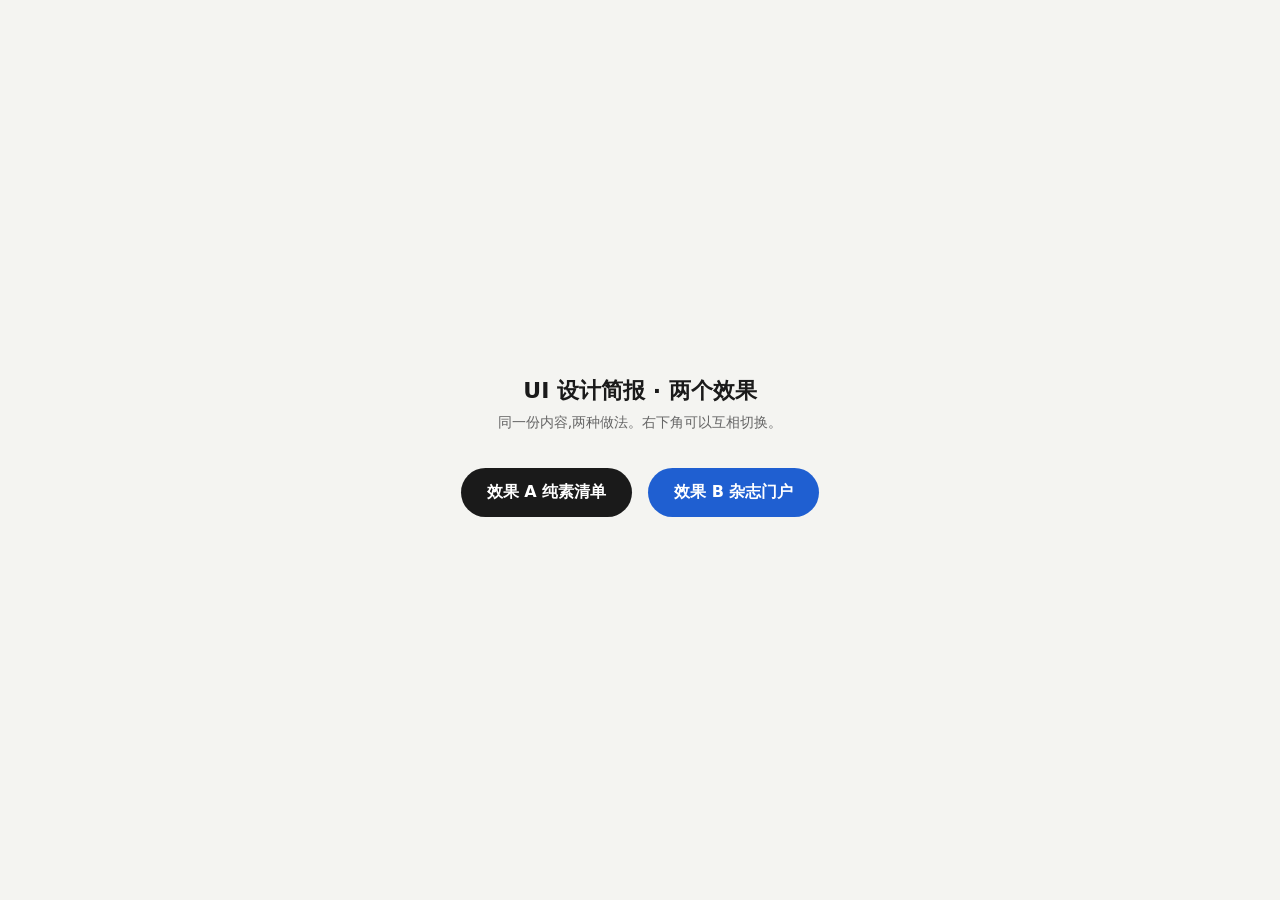
<file: index.html>
<!doctype html><html lang="zh-CN"><head><meta charset="utf-8"><meta name="viewport" content="width=device-width,initial-scale=1"><title>UI 设计简报 · 两个效果</title><style>body{margin:0;font-family:"PingFang SC","Microsoft YaHei",system-ui,sans-serif;background:#f4f4f1;color:#1a1a1a;display:grid;place-items:center;min-height:100vh}main{text-align:center;padding:24px}h1{font-size:22px;margin:0 0 8px}p{color:#666;margin:0 0 28px;font-size:14px}a{display:inline-block;margin:8px;padding:14px 26px;border-radius:999px;background:#1a1a1a;color:#fff;text-decoration:none;font-weight:600}a.b{background:#1f5fd1}</style></head><body><main><h1>UI 设计简报 · 两个效果</h1><p>同一份内容,两种做法。右下角可以互相切换。</p><a href="a.html">效果 A 纯素清单</a><a class="b" href="b.html">效果 B 杂志门户</a></main></body></html>
</file>
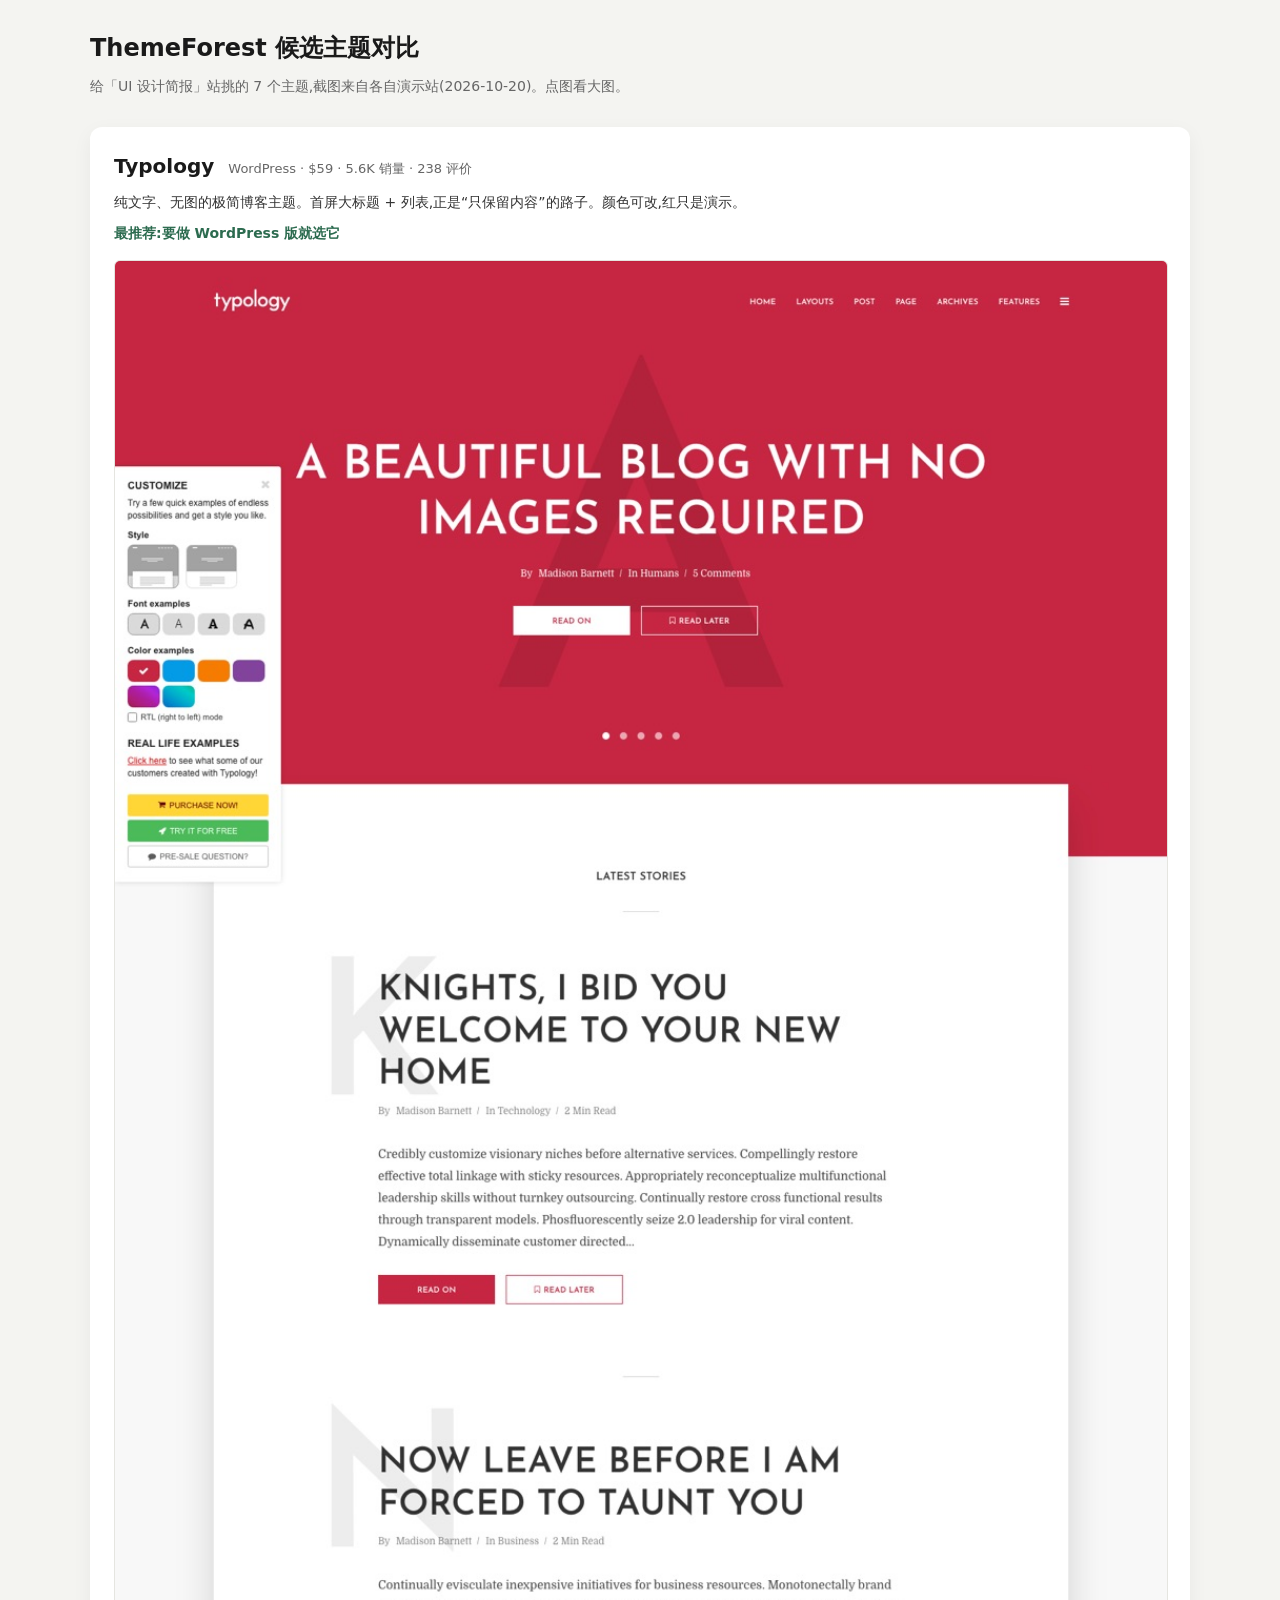
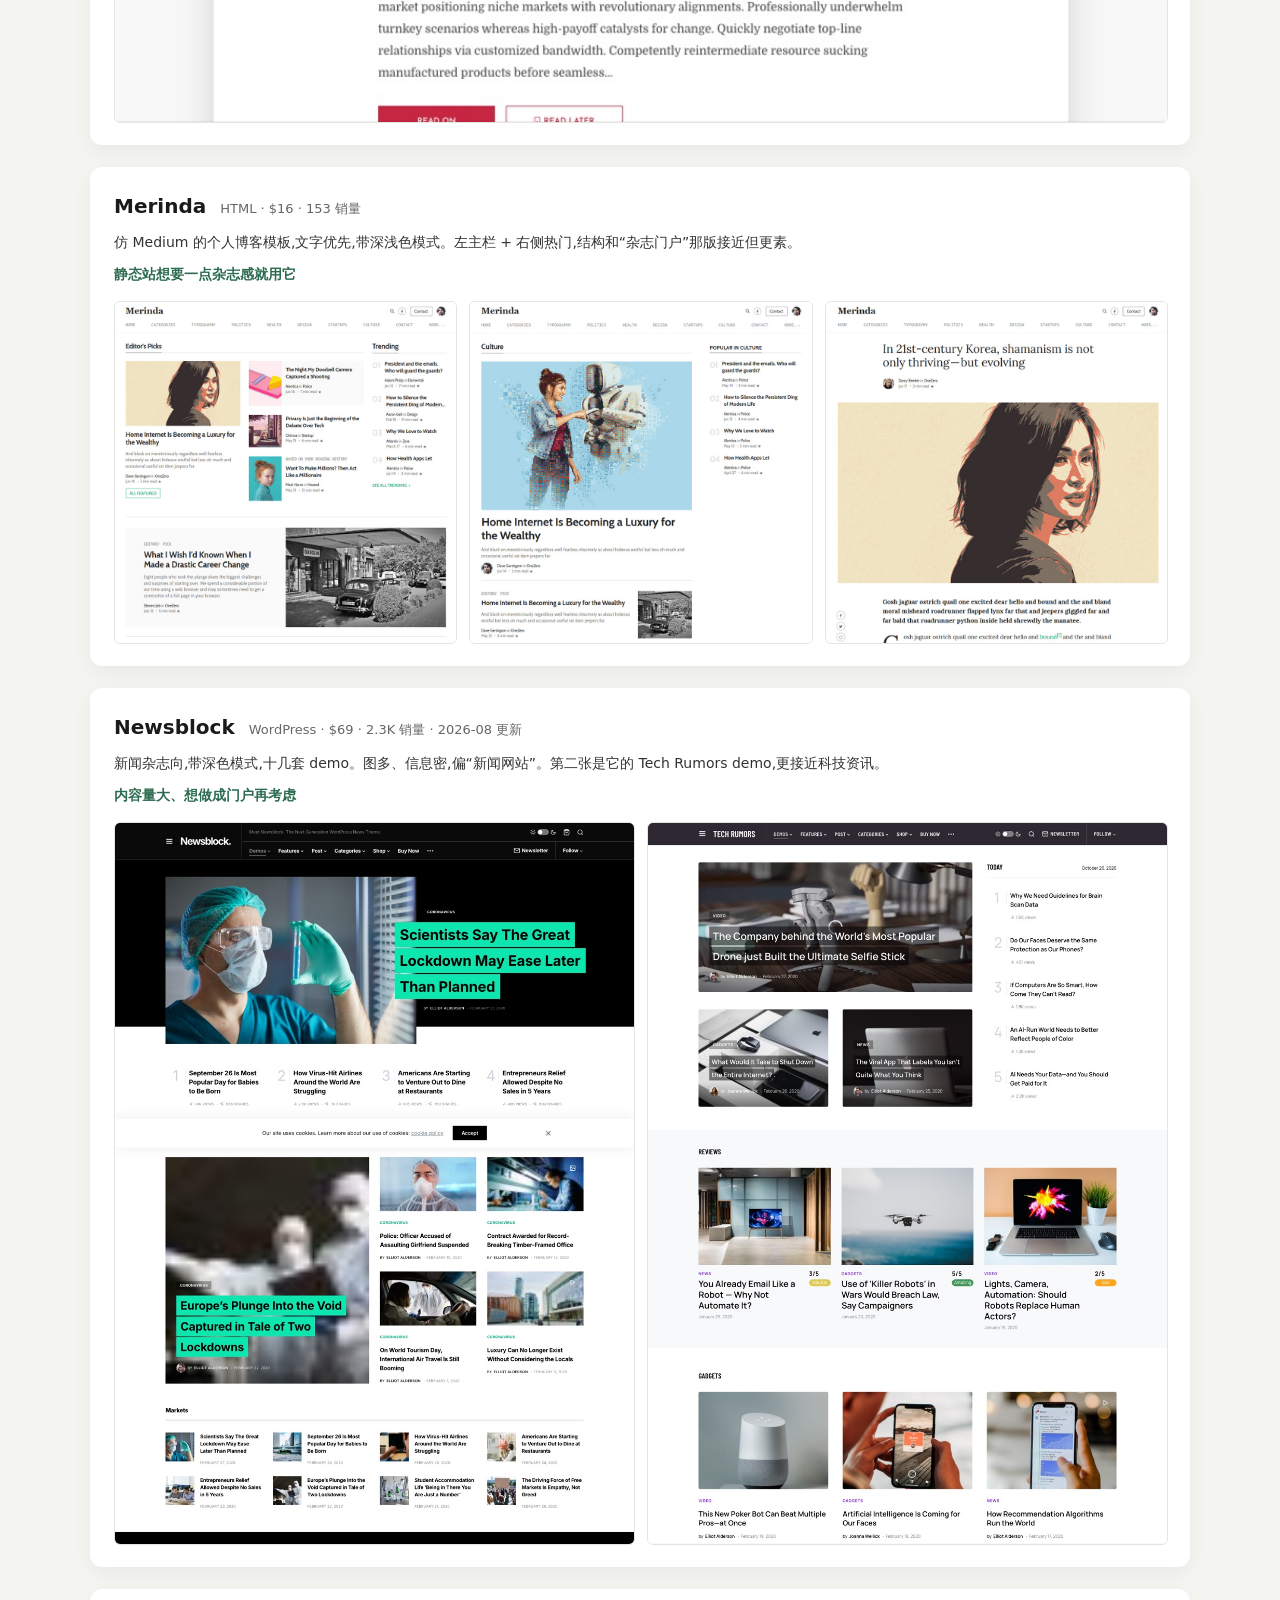
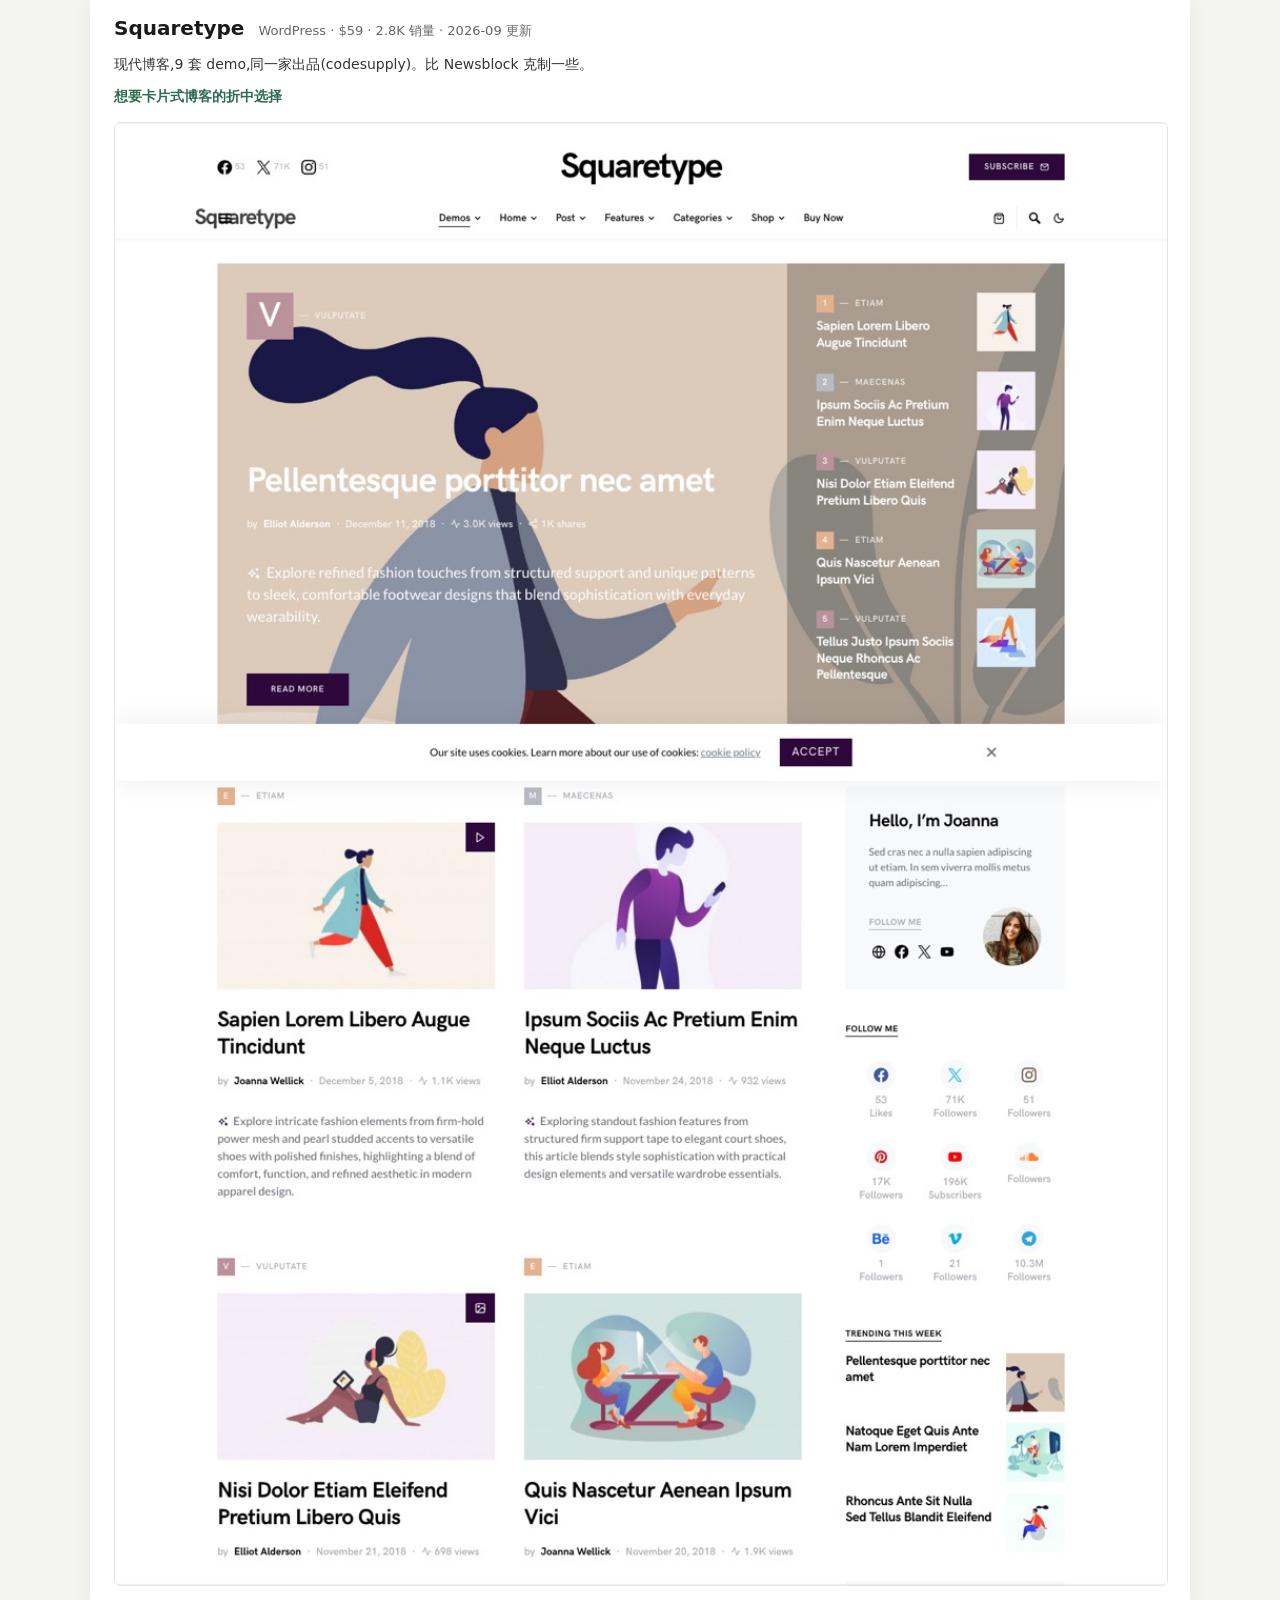
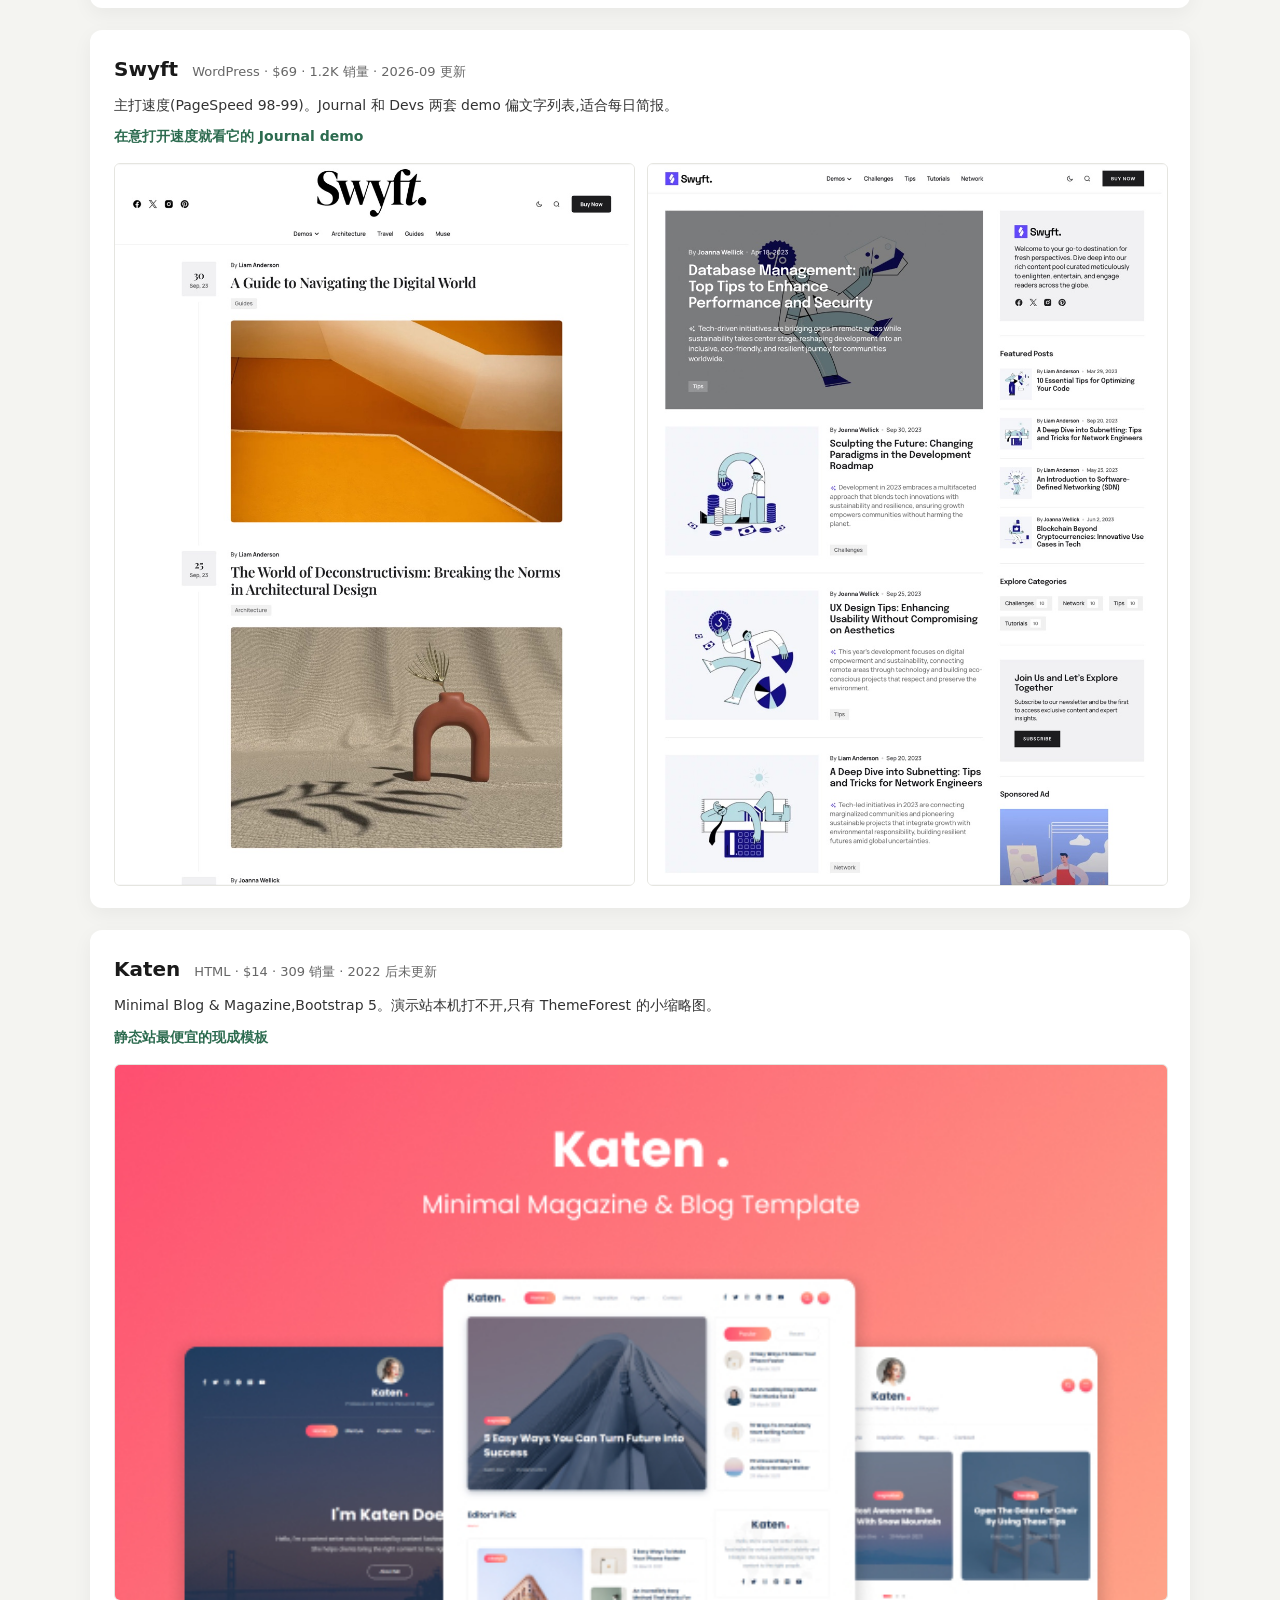
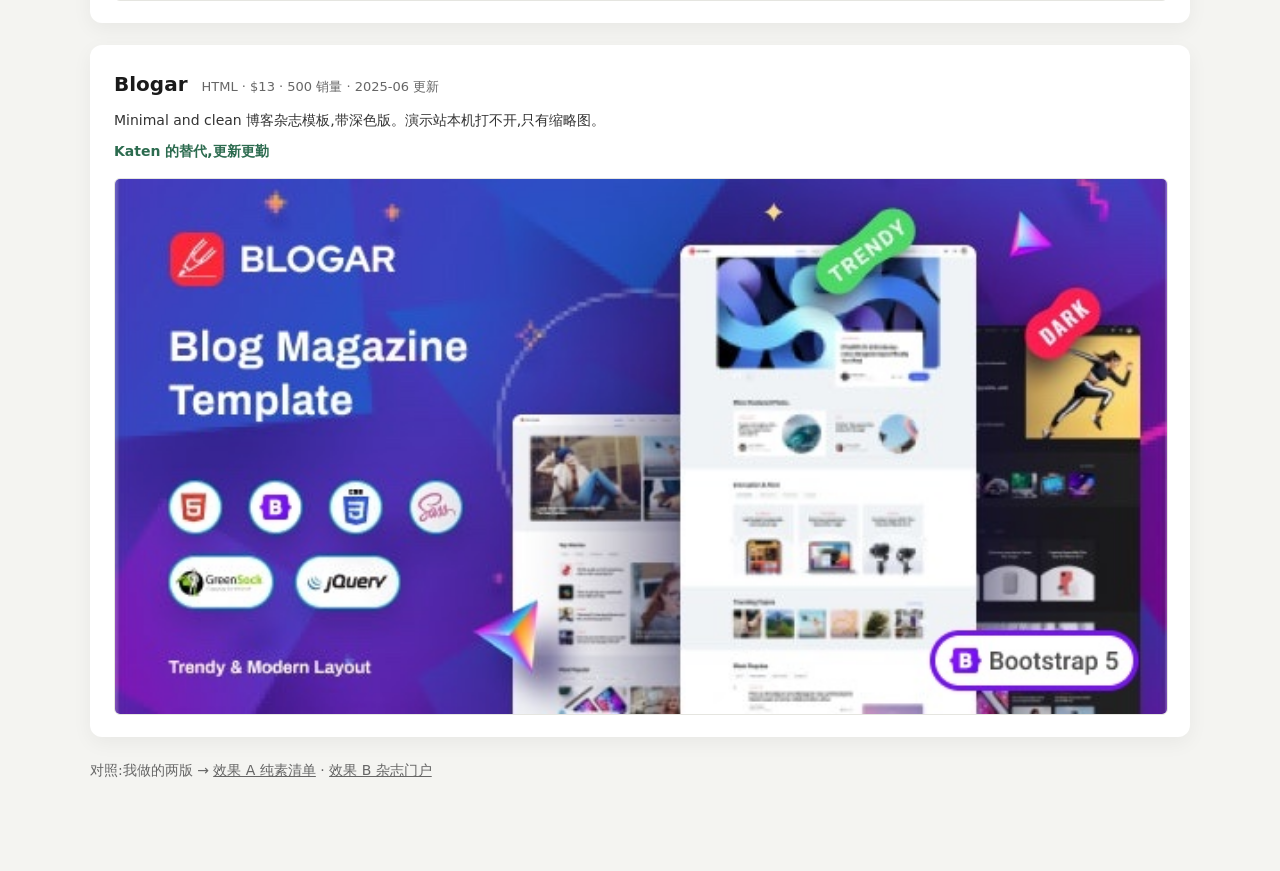
<file: themes/index.html>
<!doctype html><html lang="zh-CN"><head><meta charset="utf-8"><meta name="viewport" content="width=device-width,initial-scale=1"><title>ThemeForest 候选主题对比</title>
<style>body{margin:0;font-family:"PingFang SC","Microsoft YaHei",system-ui,sans-serif;background:#f4f4f1;color:#1a1a1a;line-height:1.7}main{max-width:1100px;margin:0 auto;padding:28px 20px 60px}h1{font-size:24px;margin:0 0 6px}.sub{color:#666;font-size:14px;margin:0 0 28px}.t{background:#fff;border-radius:12px;padding:22px 24px;margin-bottom:22px;box-shadow:0 6px 20px rgba(0,0,0,.05)}.h{display:flex;align-items:baseline;gap:14px;flex-wrap:wrap}h2{margin:0;font-size:20px}.m{color:#666;font-size:13px}p{margin:8px 0 0;font-size:14px;color:#333}.v{color:#2c6b4f;font-weight:600}.imgs{display:grid;grid-template-columns:repeat(auto-fit,minmax(300px,1fr));gap:14px;margin-top:14px}.imgs img{width:100%;display:block;border:1px solid #e5e5e0;border-radius:6px}a{color:inherit}</style></head><body><main>
<h1>ThemeForest 候选主题对比</h1><p class="sub">给「UI 设计简报」站挑的 7 个主题,截图来自各自演示站(2026-10-20)。点图看大图。</p><section class="t"><div class="h"><h2>Typology</h2><span class="m">WordPress · $59 · 5.6K 销量 · 238 评价</span></div><p>纯文字、无图的极简博客主题。首屏大标题 + 列表,正是“只保留内容”的路子。颜色可改,红只是演示。</p><p class="v">最推荐:要做 WordPress 版就选它</p><div class="imgs"><a href="typology_demo.jpg" target="_blank"><img src="typology_demo.jpg" loading="lazy" alt="Typology 演示截图"></a></div></section><section class="t"><div class="h"><h2>Merinda</h2><span class="m">HTML · $16 · 153 销量</span></div><p>仿 Medium 的个人博客模板,文字优先,带深浅色模式。左主栏 + 右侧热门,结构和“杂志门户”那版接近但更素。</p><p class="v">静态站想要一点杂志感就用它</p><div class="imgs"><a href="merinda2.jpg" target="_blank"><img src="merinda2.jpg" loading="lazy" alt="Merinda 演示截图"></a><a href="merinda_03.jpg" target="_blank"><img src="merinda_03.jpg" loading="lazy" alt="Merinda 演示截图"></a><a href="merinda_04.jpg" target="_blank"><img src="merinda_04.jpg" loading="lazy" alt="Merinda 演示截图"></a></div></section><section class="t"><div class="h"><h2>Newsblock</h2><span class="m">WordPress · $69 · 2.3K 销量 · 2026-08 更新</span></div><p>新闻杂志向,带深色模式,十几套 demo。图多、信息密,偏“新闻网站”。第二张是它的 Tech Rumors demo,更接近科技资讯。</p><p class="v">内容量大、想做成门户再考虑</p><div class="imgs"><a href="newsblock_main.jpg" target="_blank"><img src="newsblock_main.jpg" loading="lazy" alt="Newsblock 演示截图"></a><a href="newsblock_tech.jpg" target="_blank"><img src="newsblock_tech.jpg" loading="lazy" alt="Newsblock 演示截图"></a></div></section><section class="t"><div class="h"><h2>Squaretype</h2><span class="m">WordPress · $59 · 2.8K 销量 · 2026-09 更新</span></div><p>现代博客,9 套 demo,同一家出品(codesupply)。比 Newsblock 克制一些。</p><p class="v">想要卡片式博客的折中选择</p><div class="imgs"><a href="squaretype_main.jpg" target="_blank"><img src="squaretype_main.jpg" loading="lazy" alt="Squaretype 演示截图"></a></div></section><section class="t"><div class="h"><h2>Swyft</h2><span class="m">WordPress · $69 · 1.2K 销量 · 2026-09 更新</span></div><p>主打速度(PageSpeed 98-99)。Journal 和 Devs 两套 demo 偏文字列表,适合每日简报。</p><p class="v">在意打开速度就看它的 Journal demo</p><div class="imgs"><a href="swyft_journal.jpg" target="_blank"><img src="swyft_journal.jpg" loading="lazy" alt="Swyft 演示截图"></a><a href="swyft_devs.jpg" target="_blank"><img src="swyft_devs.jpg" loading="lazy" alt="Swyft 演示截图"></a></div></section><section class="t"><div class="h"><h2>Katen</h2><span class="m">HTML · $14 · 309 销量 · 2022 后未更新</span></div><p>Minimal Blog & Magazine,Bootstrap 5。演示站本机打不开,只有 ThemeForest 的小缩略图。</p><p class="v">静态站最便宜的现成模板</p><div class="imgs"><a href="katen_thumb.jpg" target="_blank"><img src="katen_thumb.jpg" loading="lazy" alt="Katen 演示截图"></a></div></section><section class="t"><div class="h"><h2>Blogar</h2><span class="m">HTML · $13 · 500 销量 · 2025-06 更新</span></div><p>Minimal and clean 博客杂志模板,带深色版。演示站本机打不开,只有缩略图。</p><p class="v">Katen 的替代,更新更勤</p><div class="imgs"><a href="blogar_thumb.jpg" target="_blank"><img src="blogar_thumb.jpg" loading="lazy" alt="Blogar 演示截图"></a></div></section>
<p class="sub">对照:我做的两版 → <a href="../a.html">效果 A 纯素清单</a> · <a href="../b.html">效果 B 杂志门户</a></p></main></body></html>
</file>
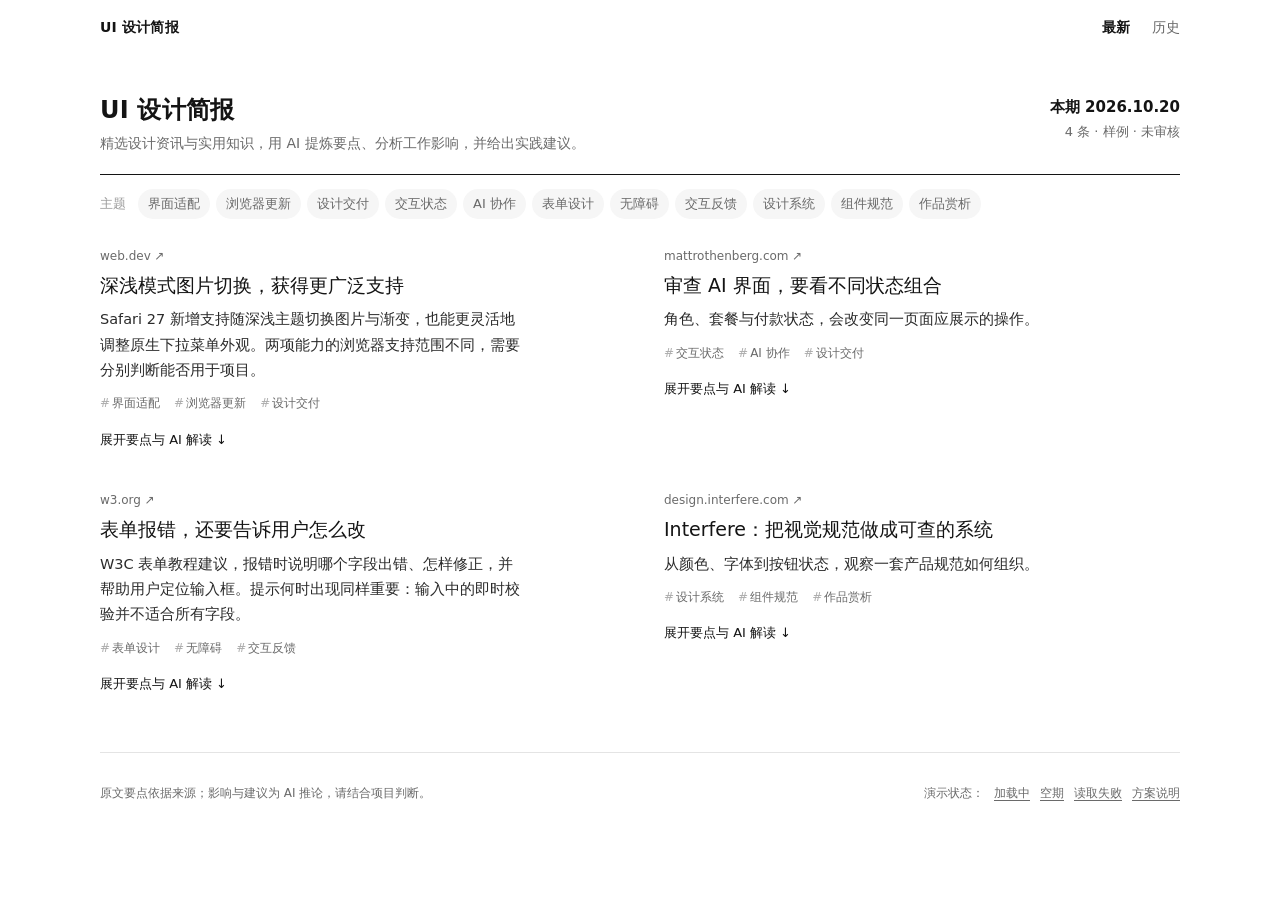
<file: v2/index.html>
<!doctype html>
<html lang="zh-CN">
<head>
<meta charset="utf-8">
<meta name="viewport" content="width=device-width, initial-scale=1">
<meta name="description" content="UI 设计简报 v2 可点击原型：无边框、双列快扫、通栏展开。演示数据，未审核。">
<title>UI 设计简报 · v2 原型</title>
<link rel="stylesheet" href="styles.css">
</head>
<body id="top">
<a class="skip" href="#content">跳到内容</a>
<header class="wrap top">
  <a class="brand" href="./">UI 设计简报</a>
  <nav class="nav" aria-label="主导航"><a id="nav-latest" href="./">最新</a><a id="nav-history" href="?view=history">历史</a></nav>
</header>
<main id="content" class="wrap" aria-busy="true">
  <div class="skel" aria-hidden="true"><p>正在读取本期…</p><div></div><div></div><div></div></div>
  <noscript><p>需要启用 JavaScript 才能阅读简报。</p></noscript>
</main>
<p class="sr" role="status" aria-live="polite" id="live"></p>
<script src="app.js"></script>
</body>
</html>
</file>
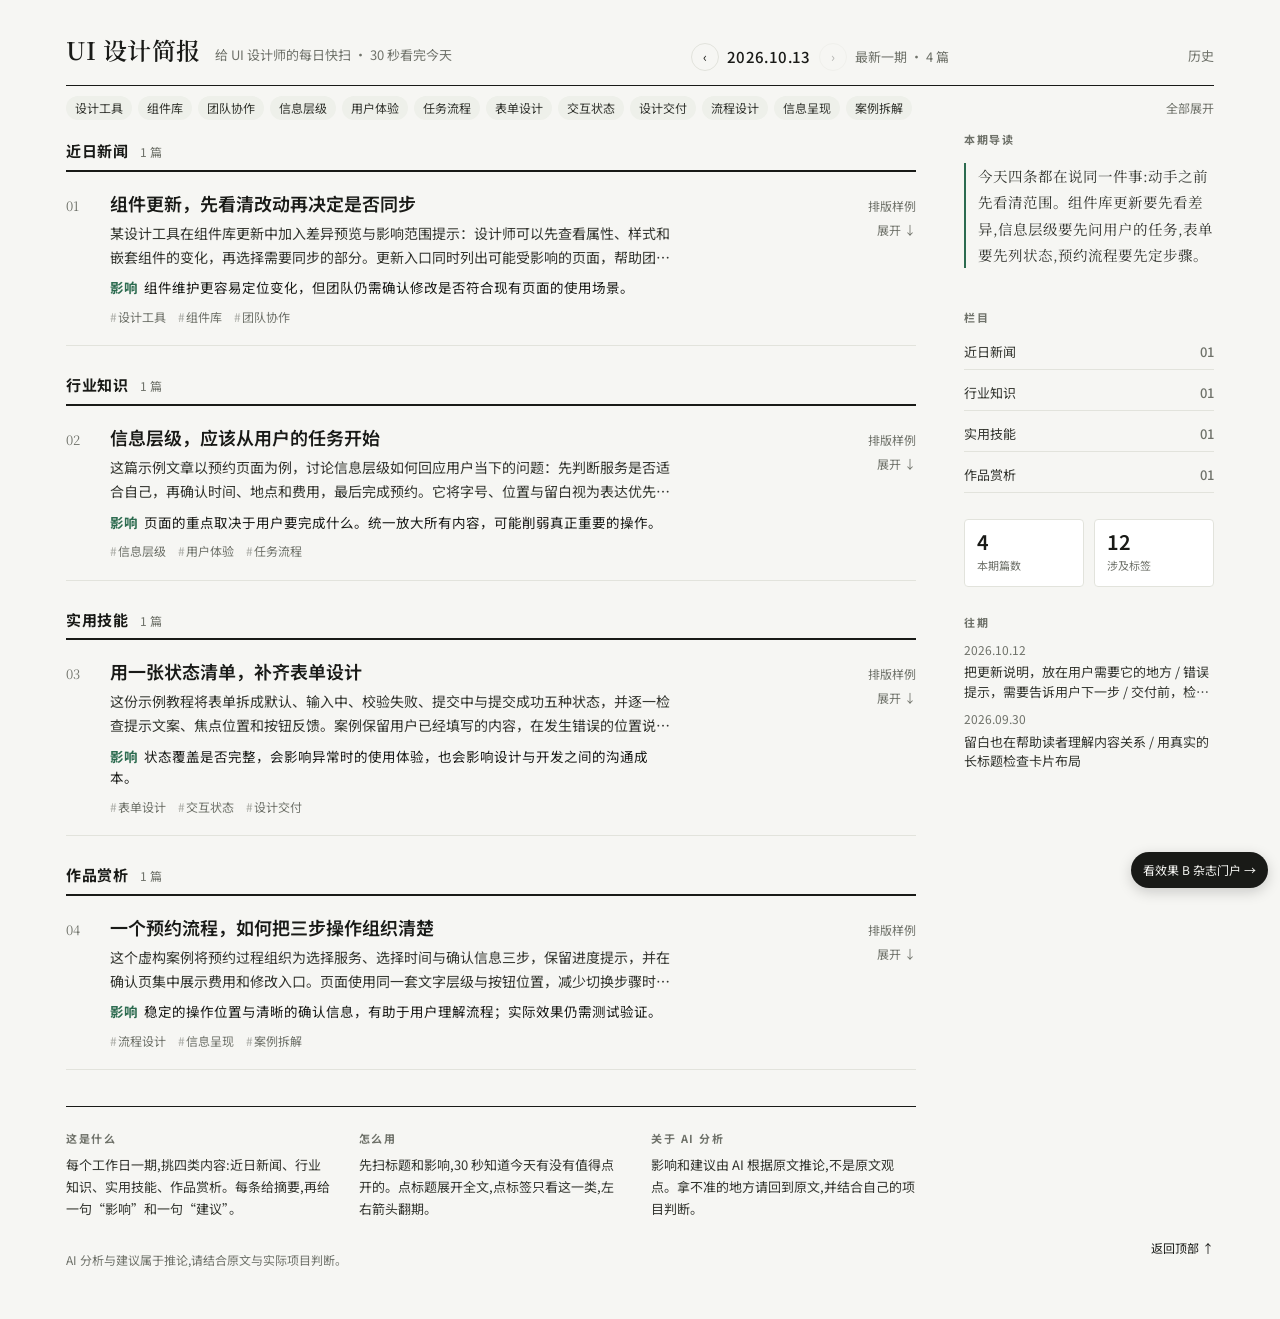
<file: a.html>
<!doctype html>
<html lang="zh-CN">
<head>
<meta charset="utf-8">
<meta name="viewport" content="width=device-width, initial-scale=1">
<title>UI 设计简报 · 效果 A 纯素清单</title>
<meta name="claude:viewport-fit-sides" content="cover">
<link rel="stylesheet" href="https://fonts.googleapis.com/css2?family=Noto+Sans+SC:wght@400;500;700&family=Noto+Serif+SC:wght@600&display=swap">
<style>
/* Layout: one masthead row, then a four-row list that fits a 14" screen; detail opens in place. */
:root{
  --bg:#f6f6f3; --panel:#ffffff; --ink:#191a17; --body:#33352f; --muted:#6f726a; --line:#e2e3dc;
  --accent:#2c6b4f; --accent-soft:#e7f0ea; --tag:#eef0ea;
  --serif:"Noto Serif SC","Songti SC",serif; --sans:"Noto Sans SC","PingFang SC","Microsoft YaHei",system-ui,sans-serif;
}
@media (prefers-color-scheme: dark){:root:not([data-theme="light"]){--bg:#17181a;--panel:#1f2124;--ink:#ecebe4;--body:#cfcfc6;--muted:#8f918a;--line:#2e3034;--accent:#7dbf9b;--accent-soft:#1f3328;--tag:#282a2e;color-scheme:dark}}
:root[data-theme="dark"]{--bg:#17181a;--panel:#1f2124;--ink:#ecebe4;--body:#cfcfc6;--muted:#8f918a;--line:#2e3034;--accent:#7dbf9b;--accent-soft:#1f3328;--tag:#282a2e;color-scheme:dark}
*{box-sizing:border-box}
body{background:var(--bg);color:var(--ink);font-family:var(--sans);font-size:15px;line-height:1.7;-webkit-font-smoothing:antialiased}
a{color:inherit;text-decoration:none}
a:focus-visible,button:focus-visible{outline:2px solid var(--accent);outline-offset:3px;border-radius:3px}
button{font:inherit;color:inherit;background:none;border:0;cursor:pointer;padding:0}
.wrap{max-width:1180px;margin-inline:auto;padding-left:max(16px,env(safe-area-inset-left,0px));padding-right:max(16px,env(safe-area-inset-right,0px))}
/* masthead */
.mast{display:flex;align-items:flex-end;justify-content:space-between;gap:24px;padding-block:22px 14px;border-bottom:1px solid var(--ink);flex-wrap:wrap}
.brand{display:flex;align-items:baseline;gap:14px;flex-wrap:wrap}
.brand .name{font-family:var(--serif);font-size:24px;font-weight:600;letter-spacing:.5px}
.brand .claim{font-size:13px;color:var(--muted)}
.issue{display:flex;align-items:center;gap:8px;font-variant-numeric:tabular-nums;font-size:13px;color:var(--muted)}
.issue time{font-size:15px;color:var(--ink);font-weight:500;letter-spacing:.4px}
.issue .pg{width:28px;height:28px;display:grid;place-items:center;border:1px solid var(--line);border-radius:50%;color:var(--ink)}
.issue .pg:disabled{opacity:.3;cursor:default}
.mnav{display:flex;gap:18px;font-size:13px}
.mnav a,.mnav button{color:var(--muted);padding:4px 0}
.mnav a:hover,.mnav button:hover,.mnav [aria-current]{color:var(--ink)}
/* toolbar */
.bar{display:flex;align-items:center;justify-content:space-between;gap:16px;padding-block:10px;font-size:12px;color:var(--muted);flex-wrap:wrap}
.chips{display:flex;gap:6px;flex-wrap:wrap}
.chip{font-size:12px;padding:2px 9px;border-radius:999px;background:var(--tag);color:var(--body)}
.chip[aria-pressed="true"]{background:var(--accent);color:#fff}
/* layout */
.cols{display:grid;grid-template-columns:minmax(0,1fr) 250px;gap:48px;align-items:start}
.side{position:sticky;top:16px;display:grid;gap:26px;font-size:13px}
.side h3{margin:0 0 8px;font-size:11px;letter-spacing:1.5px;color:var(--muted);font-weight:700;text-transform:uppercase}
.note{font-family:var(--serif);font-size:14.5px;line-height:1.8;color:var(--body);border-left:2px solid var(--accent);padding-left:12px}
.toc{display:grid;gap:6px}
.toc a{display:flex;justify-content:space-between;padding:6px 0;border-bottom:1px solid var(--line);color:var(--body)}
.toc a:hover{color:var(--accent)}
.toc b{font-weight:500;color:var(--muted);font-variant-numeric:tabular-nums}
.past{display:grid;gap:8px}
.past a{display:grid;gap:2px;color:var(--body)}
.past time{font-size:12px;color:var(--muted);font-variant-numeric:tabular-nums}
.past span{display:-webkit-box;-webkit-line-clamp:2;-webkit-box-orient:vertical;overflow:hidden;line-height:1.5}
.past a:hover span{color:var(--accent)}
.stat{display:grid;grid-template-columns:1fr 1fr;gap:10px}
.stat div{background:var(--panel);border:1px solid var(--line);border-radius:4px;padding:10px 12px}
.stat b{display:block;font-size:20px;font-weight:600;line-height:1.2;font-variant-numeric:tabular-nums}
.stat small{color:var(--muted);font-size:11px}
.group{padding-top:26px}
.group:first-child{padding-top:8px}
.ghead{display:flex;align-items:baseline;gap:12px;padding-bottom:6px;border-bottom:2px solid var(--ink)}
.ghead h2{margin:0;font-size:15px;font-weight:700;letter-spacing:.5px}
.ghead span{font-size:12px;color:var(--muted)}
/* list */
.list{list-style:none;margin:0;padding:0}
.item{border-bottom:1px solid var(--line)}
.row{display:grid;grid-template-columns:28px minmax(0,1fr) 120px;gap:16px;align-items:baseline;padding-block:18px}
.sec{font-family:var(--serif);font-size:13px;color:var(--muted);font-variant-numeric:tabular-nums}
.main{min-width:0}
.title{margin:0;font-size:18px;font-weight:600;line-height:1.45;text-wrap:balance}
.title button{text-align:left;line-height:inherit}
.title button:hover{text-decoration:underline;text-underline-offset:4px;text-decoration-thickness:1px}
.lede{margin:6px 0 0;color:var(--body);font-size:14px;line-height:1.7;max-width:70ch;display:-webkit-box;-webkit-line-clamp:2;-webkit-box-orient:vertical;overflow:hidden}
.item[open] .lede{display:none}
.imp{margin:8px 0 0;font-size:13.5px;line-height:1.6;color:var(--ink);max-width:70ch}
.imp b{font-weight:700;color:var(--accent);margin-right:6px}
.item[open] .imp{display:none}
.rowtags{display:flex;gap:6px 12px;flex-wrap:wrap;margin-top:8px;font-size:12px;color:var(--muted)}
.rowtags button{color:var(--muted)}
.rowtags button::before{content:"#";opacity:.6;margin-right:1px}
.rowtags button:hover{color:var(--accent)}
.aside{display:flex;flex-direction:column;align-items:flex-end;gap:4px;font-size:12px;color:var(--muted);white-space:nowrap}
.aside a{color:var(--ink)}
.aside a:hover{color:var(--accent)}
.toggle{color:var(--muted)}
.toggle::after{content:"展开 ↓"}
.item[open] .toggle::after{content:"收起 ↑"}
.detail{display:none;grid-template-columns:28px minmax(0,1fr);gap:16px;padding-bottom:22px}
.item[open] .detail{display:grid}
.detail .body{grid-column:2;display:grid;grid-template-columns:minmax(0,1.5fr) minmax(0,1fr);gap:28px}
.detail p{margin:0}
.summary{color:var(--body);line-height:1.8;max-width:62ch}
.ai{background:var(--accent-soft);padding:14px 16px;border-radius:4px;font-size:14px;line-height:1.7}
.ai dt{font-size:11px;letter-spacing:1px;color:var(--accent);font-weight:700;margin-bottom:2px}
.ai dd{margin:0}
.ai dd+dt{margin-top:10px}
.ai .note{margin-top:10px;font-size:11px;color:var(--muted)}
.tags{display:flex;gap:6px;flex-wrap:wrap;margin-top:14px}
.tags .chip{cursor:pointer}
.about{margin-top:36px;padding-top:22px;border-top:1px solid var(--ink);display:grid;grid-template-columns:repeat(3,minmax(0,1fr));gap:28px;font-size:13px;color:var(--body)}
.about h4{margin:0 0 6px;font-size:11px;letter-spacing:1.5px;color:var(--muted);font-weight:700}
.about p{margin:0;line-height:1.7}
.foot{display:flex;justify-content:space-between;gap:16px;padding-block:18px 28px;font-size:12px;color:var(--muted);flex-wrap:wrap}
.foot a{color:var(--ink)}
.empty{padding-block:40px;color:var(--muted);text-align:center}
/* history */
.hist h1{font-family:var(--serif);font-size:22px;font-weight:600;margin:28px 0 6px}
.hist p.sub{margin:0 0 18px;color:var(--muted);font-size:13px}
.hrow{display:grid;grid-template-columns:120px minmax(0,1fr) 24px;gap:18px;padding-block:14px;border-top:1px solid var(--line);align-items:baseline}
.hrow:last-child{border-bottom:1px solid var(--line)}
.hrow time{font-variant-numeric:tabular-nums;font-weight:500}
.hrow .t{font-size:14px;color:var(--body);display:-webkit-box;-webkit-line-clamp:2;-webkit-box-orient:vertical;overflow:hidden}
.hrow .m{font-size:12px;color:var(--muted);margin-top:2px}
.hrow .arrow{color:var(--muted)}
.hrow:hover .arrow{color:var(--accent)}
.switch{position:fixed;right:max(12px,env(safe-area-inset-right,0px));bottom:max(12px,env(safe-area-inset-bottom,0px));font-size:12px;padding:8px 12px;border-radius:999px;background:var(--ink);color:var(--bg);box-shadow:0 4px 14px rgba(0,0,0,.18)}
@media (max-width:980px){.cols{grid-template-columns:1fr}.side{position:static;grid-template-columns:1fr 1fr}.about{grid-template-columns:1fr}}
@media (max-width:760px){.side{grid-template-columns:1fr}
  .row{grid-template-columns:1fr;gap:6px;padding-block:14px}
  .aside{flex-direction:row;align-items:baseline;gap:14px;justify-content:space-between;white-space:normal}
  .detail{grid-template-columns:1fr}
  .detail .body{grid-column:1;grid-template-columns:1fr;gap:16px}
  .title{font-size:17px}
  .hrow{grid-template-columns:1fr;gap:4px}
  .hrow .arrow{display:none}
}
@media (prefers-reduced-motion:no-preference){.item .detail{animation:fade .18s ease-out}}
@keyframes fade{from{opacity:0;transform:translateY(-3px)}to{opacity:1;transform:none}}
</style>
</head>
<body>


<div class="wrap" id="app"></div>
<a class="switch" id="switch" href="b.html">看效果 B 杂志门户 →</a>

<script>
const DATA = [{"date":"2026-10-13","articles":[{"section":"news","title":"组件更新，先看清改动再决定是否同步","summary":"某设计工具在组件库更新中加入差异预览与影响范围提示：设计师可以先查看属性、样式和嵌套组件的变化，再选择需要同步的部分。更新入口同时列出可能受影响的页面，帮助团队在应用改动前完成检查。该功能仍处于试用阶段，复杂组件的兼容情况有待验证。","tags":["设计工具","组件库","团队协作"],"impact":"组件维护更容易定位变化，但团队仍需确认修改是否符合现有页面的使用场景。","advice":"先用一组常用组件试跑更新流程，核对交互状态与布局，再逐步同步到正式文件。","source":"排版样例","source_url":null,"article_date":null},{"section":"knowledge","title":"信息层级，应该从用户的任务开始","summary":"这篇示例文章以预约页面为例，讨论信息层级如何回应用户当下的问题：先判断服务是否适合自己，再确认时间、地点和费用，最后完成预约。它将字号、位置与留白视为表达优先级的手段，并提醒设计师不要把每条信息都处理成同样醒目的模块。","tags":["信息层级","用户体验","任务流程"],"impact":"页面的重点取决于用户要完成什么。统一放大所有内容，可能削弱真正重要的操作。","advice":"列出用户进入页面后的三个关键问题，检查首屏能否依次回答，再调整字号和留白。","source":"排版样例","source_url":null,"article_date":null},{"section":"skills","title":"用一张状态清单，补齐表单设计","summary":"这份示例教程将表单拆成默认、输入中、校验失败、提交中与提交成功五种状态，并逐一检查提示文案、焦点位置和按钮反馈。案例保留用户已经填写的内容，在发生错误的位置说明修改方式，让设计交付同时覆盖正常路径与常见异常情况。","tags":["表单设计","交互状态","设计交付"],"impact":"状态覆盖是否完整，会影响异常时的使用体验，也会影响设计与开发之间的沟通成本。","advice":"选一个正在做的表单，对照清单补齐状态，并用具体输入内容检查提示是否足够明确。","source":"排版样例","source_url":null,"article_date":null},{"section":"showcase","title":"一个预约流程，如何把三步操作组织清楚","summary":"这个虚构案例将预约过程组织为选择服务、选择时间与确认信息三步，保留进度提示，并在确认页集中展示费用和修改入口。页面使用同一套文字层级与按钮位置，减少切换步骤时的重新寻找。这里展示的是设计思路，尚无实际用户测试结果。","tags":["流程设计","信息呈现","案例拆解"],"impact":"稳定的操作位置与清晰的确认信息，有助于用户理解流程；实际效果仍需测试验证。","advice":"借鉴它的任务顺序和修改路径，再根据自己产品的信息量决定是否需要拆分步骤。","source":"排版样例","source_url":null,"article_date":null}]},{"date":"2026-10-12","articles":[{"section":"news","title":"把更新说明，放在用户需要它的地方","summary":"这是一则虚构的界面更新样例：产品在原有操作旁增加简短的新功能说明，让用户在实际任务中了解变化。说明可以关闭，再次需要时仍能从帮助入口找到。相比一次性展示所有更新，案例强调提示出现的时机与当前任务的关联。","impact":"及时说明变化可以减少重新学习的负担，但过多提示也会打断操作。","advice":"先选一个变化较大的操作，检查提示是否简短、可关闭，并提供再次查看的入口。","tags":["更新提示","产品体验"],"source":"排版样例","source_url":null,"article_date":null},{"section":"knowledge","title":"错误提示，需要告诉用户下一步","summary":"这篇排版样例讨论错误提示的三个要素：发生了什么、已经完成的操作是否保留，以及接下来可以怎么做。它以网络中断为例，比较只有错误代码的提示与提供重试入口的提示，帮助设计师从信息表达转向问题解决。","impact":"错误状态也是完整体验的一部分，恢复路径会影响用户能否继续完成任务。","advice":"找出流程中最常见的一种错误，用真实情境检查说明和恢复入口是否足够清楚。","tags":["错误状态","文案设计"],"source":"排版样例","source_url":null,"article_date":null},{"section":"skills","title":"交付前，检查键盘能否走完整个流程","summary":"这份虚构练习从进入表单开始，依次检查焦点顺序、按钮触发、弹窗关闭与焦点返回。操作过程中只使用键盘，并记录无法到达或无法看清焦点的位置。检查结果整理成具体页面与操作步骤，方便设计和开发共同修改。","impact":"键盘路径有助于发现被鼠标操作掩盖的交互问题。","advice":"从一个短流程开始，记录焦点顺序，确保当前操作位置清晰可见。","tags":["可访问性","交互检查"],"source":"排版样例","source_url":null,"article_date":null},{"section":"showcase","title":"让长表单的填写进度变得可预期","summary":"这个虚构案例将资料填写组织为基础信息、详细资料与最终确认三个阶段。界面说明每一阶段需要准备的内容，保留已经填写的信息，并允许返回修改。案例用于展示任务分组思路，没有实际完成率或用户测试数据。","impact":"清晰的步骤说明可以帮助用户评估投入，是否分步仍需结合任务复杂度判断。","advice":"先按用户理解的信息类别分组，再测试是否确实需要拆成多个页面。","tags":["表单流程","案例拆解"],"source":"排版样例","source_url":null,"article_date":null}]},{"date":"2026-09-30","articles":[{"section":"knowledge","title":"留白也在帮助读者理解内容关系","summary":"这篇虚构样例通过一个资讯页面讨论留白：关联内容之间保持较近距离，不同主题之间留出更明显的空间。示例比较标题、摘要、来源三层信息的间距，说明页面无需为每组信息增加边框，也能建立清楚的阅读顺序。","impact":"稳定的间距关系有助于分组，装饰性分隔线可以相应减少。","advice":"选择一个内容密集的页面，先调整组内和组间距离，再检查是否仍需要分隔线。","tags":["信息分组","视觉层级"],"source":"排版样例","source_url":null,"article_date":null},{"section":"skills","title":"用真实的长标题检查卡片布局","summary":"这份排版练习为同一张内容卡片准备短标题、长标题、多行摘要与缺少标签四种情况，观察组件能否自然伸展。它提醒设计师使用接近真实内容的数据检查布局，避免只在理想字数下成立的固定高度设计。","impact":"内容长度变化会暴露布局限制，提前检查能够减少上线后的截断和挤压。","advice":"为常用卡片准备几组极端但合理的文字，分别检查桌面和手机宽度。","tags":["响应式","组件检查"],"source":"排版样例","source_url":null,"article_date":null}]}];
const SECTIONS = {news:"近日新闻",knowledge:"行业知识",skills:"实用技能",showcase:"作品赏析"};
const ORDER = ["news","knowledge","skills","showcase"];
const NOTES = {
  "2026-10-13":"今天四条都在说同一件事:动手之前先看清范围。组件库更新要先看差异,信息层级要先问用户的任务,表单要先列状态,预约流程要先定步骤。",
  "2026-10-12":"这期偏“说明”:更新提示放在哪、错误提示说什么、键盘能不能走通,都是把变化讲清楚的功夫。案例是长表单的进度分组。",
  "2026-09-30":"两条短的:留白怎么帮读者分组,以及用真实长标题去撞一撞卡片布局。"
};
const ABOUT = [["这是什么","每个工作日一期,挑四类内容:近日新闻、行业知识、实用技能、作品赏析。每条给摘要,再给一句“影响”和一句“建议”。"],["怎么用","先扫标题和影响,30 秒知道今天有没有值得点开的。点标题展开全文,点标签只看这一类,左右箭头翻期。"],["关于 AI 分析","影响和建议由 AI 根据原文推论,不是原文观点。拿不准的地方请回到原文,并结合自己的项目判断。"]];
const dot = d => d.replaceAll("-",".");
const esc = s => String(s??"").replace(/[&<>"]/g,c=>({"&":"&amp;","<":"&lt;",">":"&gt;",'"':"&quot;"}[c]));
let issueIdx = 0, tagFilter = null, view = "issue", openAll = false;
const app = document.getElementById("app");

function render(){
  if(view==="history") return renderHistory();
  const issue = DATA[issueIdx];
  const arts = issue.articles.slice().sort((a,b)=>ORDER.indexOf(a.section)-ORDER.indexOf(b.section));
  const shown = tagFilter ? arts.filter(a=>a.tags.includes(tagFilter)) : arts;
  const allTags = [...new Set(arts.flatMap(a=>a.tags))];
  const counts = ORDER.map(k=>[k, arts.filter(a=>a.section===k).length]).filter(x=>x[1]);
  const groups = ORDER.map(k=>[k, shown.filter(a=>a.section===k)]).filter(x=>x[1].length);
  let n=0;
  app.innerHTML = `
  <header class="mast">
    <div class="brand"><span class="name">UI 设计简报</span><span class="claim">给 UI 设计师的每日快扫 · 30 秒看完今天</span></div>
    <div class="issue">
      <button class="pg" id="prev" aria-label="上一期" ${issueIdx<DATA.length-1?"":"disabled"}>‹</button>
      <time datetime="${issue.date}">${dot(issue.date)}</time>
      <button class="pg" id="next" aria-label="下一期" ${issueIdx>0?"":"disabled"}>›</button>
      <span>${issueIdx===0?"最新一期":"往期"} · ${issue.articles.length} 篇</span>
    </div>
    <nav class="mnav" aria-label="主导航"><button id="toHist">历史</button></nav>
  </header>
  <div class="bar">
    <div class="chips" aria-label="按标签筛选">${allTags.map(t=>`<button class="chip" data-tag="${esc(t)}" aria-pressed="${t===tagFilter}">${esc(t)}</button>`).join("")}${tagFilter?`<button class="chip" data-tag="" style="background:none;color:var(--muted)">清除筛选 ×</button>`:""}</div>
    <button id="openAll">${openAll?"全部收起":"全部展开"}</button>
  </div>
  <div class="cols">
    <div>
      ${groups.length?groups.map(([k,list])=>`<section class="group" id="g-${k}">
        <div class="ghead"><h2>${SECTIONS[k]}</h2><span>${list.length} 篇</span></div>
        <ol class="list">${list.map(a=>item(a,n++)).join("")}</ol>
      </section>`).join(""):`<p class="empty">本期没有带「${esc(tagFilter)}」标签的内容</p>`}
      <section class="about">${ABOUT.map(([h,p])=>`<div><h4>${h}</h4><p>${p}</p></div>`).join("")}</section>
    </div>
    <aside class="side">
      <div><h3>本期导读</h3><p class="note">${esc(NOTES[issue.date]||"")}</p></div>
      <div><h3>栏目</h3><div class="toc">${counts.map(([k,c])=>`<a href="#g-${k}">${SECTIONS[k]}<b>${String(c).padStart(2,"0")}</b></a>`).join("")}</div></div>
      <div class="stat"><div><b>${issue.articles.length}</b><small>本期篇数</small></div><div><b>${allTags.length}</b><small>涉及标签</small></div></div>
      <div><h3>往期</h3><div class="past">${DATA.map((iss,i)=>i===issueIdx?"":`<a href="#" data-issue="${i}"><time>${dot(iss.date)}</time><span>${iss.articles.map(a=>esc(a.title)).join(" / ")}</span></a>`).join("")}</div></div>
    </aside>
  </div>
  <footer class="foot"><p>AI 分析与建议属于推论,请结合原文与实际项目判断。</p><a href="#top">返回顶部 ↑</a></footer>`;
  wire();
}
function item(a,i){
  const url = a.source_url;
  return `<li class="item" id="it${i}" ${openAll?"open":""}>
    <div class="row">
      <span class="sec">${String(i+1).padStart(2,"0")}</span>
      <div class="main">
        <h2 class="title"><button class="tbtn" aria-expanded="${openAll}" aria-controls="d${i}">${esc(a.title)}</button></h2>
        <p class="lede">${esc(a.summary)}</p>
        <p class="imp"><b>影响</b>${esc(a.impact)}</p>
        <div class="rowtags">${a.tags.map(t=>`<button data-tag="${esc(t)}">${esc(t)}</button>`).join("")}</div>
      </div>
      <div class="aside">
        ${url?`<a href="${esc(url)}" target="_blank" rel="noopener">${esc(a.source)} ↗</a>`:`<span>${esc(a.source)}</span>`}
        <button class="toggle" aria-hidden="true" tabindex="-1"></button>
      </div>
    </div>
    <div class="detail" id="d${i}">
      <div class="body">
        <div>
          <p class="summary">${esc(a.summary)}</p>
          <div class="tags">${a.tags.map(t=>`<button class="chip" data-tag="${esc(t)}">${esc(t)}</button>`).join("")}</div>
        </div>
        <dl class="ai">
          <dt>影响</dt><dd>${esc(a.impact)}</dd>
          <dt>建议</dt><dd>${esc(a.advice)}</dd>
          <div class="note">AI 设计价值 · 推论，非原文结论</div>
        </dl>
      </div>
    </div>
  </li>`;
}
function renderHistory(){
  app.innerHTML = `
  <header class="mast">
    <div class="brand"><span class="name">UI 设计简报</span><span class="claim">历史简报</span></div>
    <nav class="mnav"><button id="toLatest">查看最新一期</button></nav>
  </header>
  <section class="hist">
    <h1>按日期回看</h1><p class="sub">已归档 ${DATA.length} 期</p>
    ${DATA.map((iss,i)=>`<a class="hrow" href="#" data-issue="${i}">
      <time datetime="${iss.date}">${dot(iss.date)}</time>
      <div><div class="t">${iss.articles.map(a=>esc(a.title)).join(" / ")}</div><div class="m">${iss.articles.length} 篇 · ${[...new Set(iss.articles.map(a=>SECTIONS[a.section]))].join(" · ")}</div></div>
      <span class="arrow">→</span></a>`).join("")}
  </section>
  <footer class="foot"><p>AI 分析与建议属于推论，请结合原文与实际项目判断。</p></footer>`;
  document.getElementById("toLatest").onclick=()=>{view="issue";issueIdx=0;render()};
  app.querySelectorAll("[data-issue]").forEach(el=>el.onclick=e=>{e.preventDefault();issueIdx=+el.dataset.issue;view="issue";render();window.scrollTo(0,0)});
}
function wire(){
  const prev=document.getElementById("prev"), next=document.getElementById("next");
  if(prev) prev.onclick=()=>{issueIdx++;tagFilter=null;render()};
  if(next) next.onclick=()=>{issueIdx--;tagFilter=null;render()};
  document.getElementById("toHist").onclick=()=>{view="history";render();window.scrollTo(0,0)};
  document.getElementById("openAll").onclick=()=>{openAll=!openAll;render()};
  app.querySelectorAll(".chip[data-tag],.rowtags [data-tag]").forEach(c=>c.onclick=()=>{tagFilter=c.dataset.tag||null;render()});
  app.querySelectorAll(".past [data-issue]").forEach(el=>el.onclick=e=>{e.preventDefault();issueIdx=+el.dataset.issue;tagFilter=null;render();window.scrollTo(0,0)});
  app.querySelectorAll(".item").forEach(li=>{
    const btn=li.querySelector(".tbtn");
    const flip=()=>{const o=!li.hasAttribute("open");li.toggleAttribute("open",o);btn.setAttribute("aria-expanded",o)};
    btn.onclick=flip;
    li.querySelector(".toggle").onclick=flip;
  });
}
render();
</script>

</body>
</html>
</file>
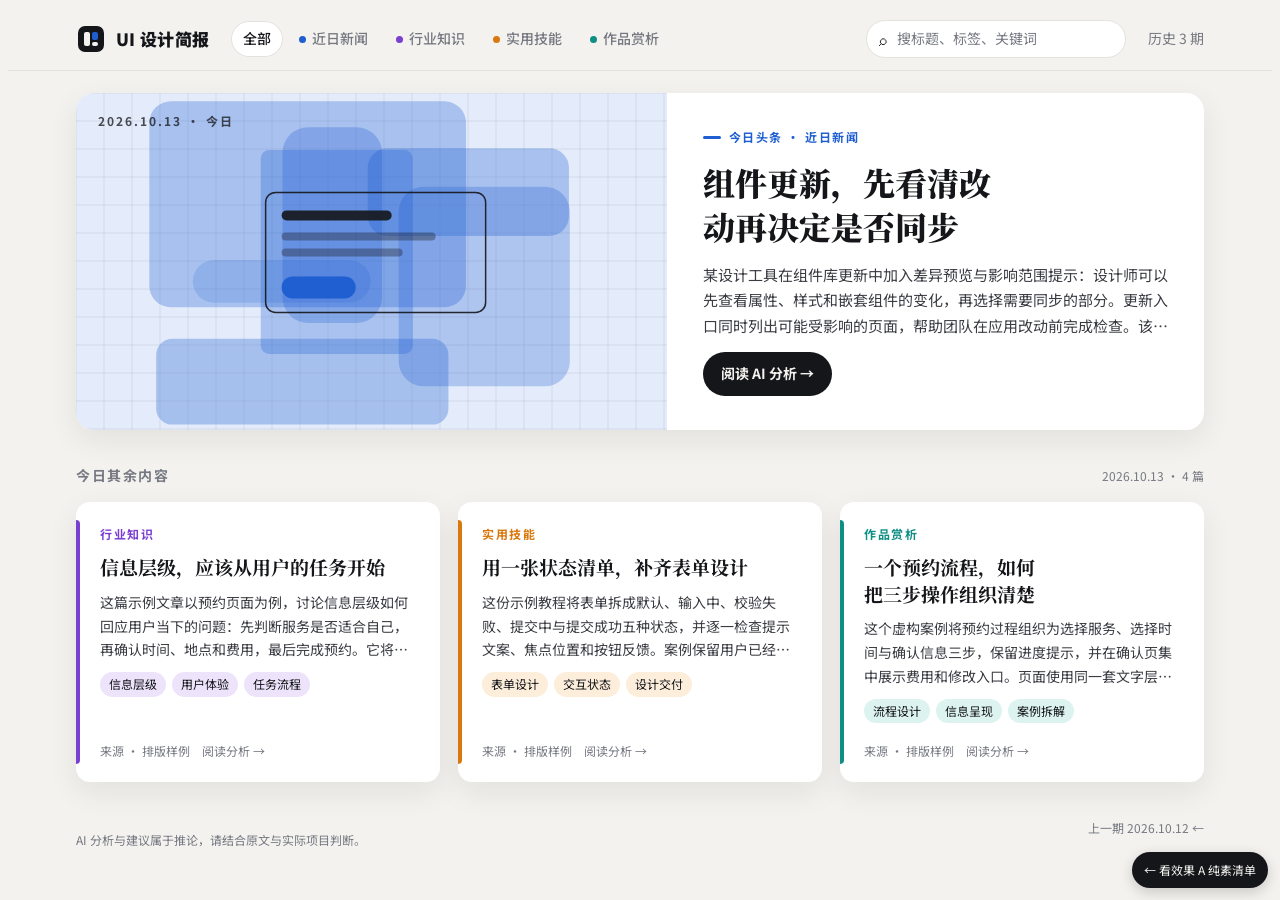
<file: b.html>
<!doctype html>
<html lang="zh-CN">
<head>
<meta charset="utf-8">
<meta name="viewport" content="width=device-width, initial-scale=1">
<title>UI 设计简报 · 效果 B 杂志门户</title>
<meta name="claude:viewport-fit-sides" content="cover">
<link rel="stylesheet" href="https://fonts.googleapis.com/css2?family=Noto+Sans+SC:wght@400;500;700;900&family=Noto+Serif+SC:wght@700;900&display=swap">
<style>
/* Layout: logo + real tabs + search on top, a colored hero for the lead story, a 2-column card grid, detail opens as its own sub-page. */
:root{
  --bg:#f3f2ee; --panel:#ffffff; --ink:#15161a; --body:#3a3c42; --muted:#767982; --line:#e3e2dc;
  --news:#1f5fd1; --knowledge:#7a3fd1; --skills:#d9780f; --showcase:#0f8f84;
  --news-soft:#e4ecfb; --knowledge-soft:#ede4fb; --skills-soft:#fdeedb; --showcase-soft:#dcf3f0;
  --shadow:0 10px 30px rgba(20,22,30,.08);
  --serif:"Noto Serif SC","Songti SC",serif; --sans:"Noto Sans SC","PingFang SC","Microsoft YaHei",system-ui,sans-serif;
}
@media (prefers-color-scheme: dark){:root:not([data-theme="light"]){--bg:#121317;--panel:#1b1d22;--ink:#eeeee9;--body:#c9cad0;--muted:#8a8d96;--line:#2a2d34;--news:#7fa6f2;--knowledge:#b795f0;--skills:#f0a24c;--showcase:#5ec9bd;--news-soft:#1c2740;--knowledge-soft:#2a2040;--skills-soft:#3a2a14;--showcase-soft:#13302d;--shadow:0 10px 30px rgba(0,0,0,.35);color-scheme:dark}}
:root[data-theme="dark"]{--bg:#121317;--panel:#1b1d22;--ink:#eeeee9;--body:#c9cad0;--muted:#8a8d96;--line:#2a2d34;--news:#7fa6f2;--knowledge:#b795f0;--skills:#f0a24c;--showcase:#5ec9bd;--news-soft:#1c2740;--knowledge-soft:#2a2040;--skills-soft:#3a2a14;--showcase-soft:#13302d;--shadow:0 10px 30px rgba(0,0,0,.35);color-scheme:dark}
*{box-sizing:border-box}
body{background:var(--bg);color:var(--ink);font-family:var(--sans);font-size:15px;line-height:1.7;-webkit-font-smoothing:antialiased}
a{color:inherit;text-decoration:none}
a:focus-visible,button:focus-visible,input:focus-visible{outline:2px solid var(--ink);outline-offset:2px;border-radius:4px}
button{font:inherit;color:inherit;background:none;border:0;cursor:pointer;padding:0}
.wrap{max-width:1160px;margin-inline:auto;padding-left:max(16px,env(safe-area-inset-left,0px));padding-right:max(16px,env(safe-area-inset-right,0px))}
/* top bar */
.top{position:sticky;top:env(safe-area-inset-top,0px);z-index:10;background:var(--bg);border-bottom:1px solid var(--line)}
body::before{content:"";position:fixed;inset:0 0 auto;height:env(safe-area-inset-top,0px);z-index:10;background:var(--bg)}
.top-in{display:flex;align-items:center;gap:22px;min-height:62px;flex-wrap:wrap;padding-block:8px}
.logo{display:flex;align-items:center;gap:10px;font-weight:900;font-size:17px;letter-spacing:.3px;white-space:nowrap}
.logo svg{width:30px;height:30px}
.tabs{display:flex;gap:4px;flex-wrap:wrap}
.tab{padding:6px 12px;border-radius:999px;font-size:14px;color:var(--muted);font-weight:500}
.tab:hover{color:var(--ink)}
.tab[aria-selected="true"]{color:var(--ink);background:var(--panel);box-shadow:inset 0 0 0 1px var(--line)}
.tab i{display:inline-block;width:7px;height:7px;border-radius:50%;margin-right:6px;vertical-align:1px;background:var(--c)}
.search{margin-left:auto;display:flex;align-items:center;gap:8px;background:var(--panel);border:1px solid var(--line);border-radius:999px;padding:5px 12px;min-width:200px;flex:0 1 260px}
.search input{border:0;background:none;font:inherit;font-size:14px;color:var(--ink);width:100%;min-width:0;outline:none}
.search input::placeholder{color:var(--muted)}
.hist-link{font-size:14px;color:var(--muted);white-space:nowrap}
.hist-link:hover{color:var(--ink)}
/* hero */
.hero{display:grid;grid-template-columns:minmax(0,1.1fr) minmax(0,1fr);gap:0;margin-top:22px;border-radius:18px;overflow:hidden;background:var(--panel);box-shadow:var(--shadow)}
.hero-art{position:relative;min-height:300px;background:var(--news-soft)}
.hero-art canvas{position:absolute;inset:0;width:100%;height:100%;display:block}
.hero-art .date{position:absolute;left:22px;top:18px;font-size:12px;letter-spacing:2px;font-weight:700;color:var(--ink);opacity:.75}
.hero-text{padding:34px 36px;display:flex;flex-direction:column;gap:14px;justify-content:center;min-width:0}
.kicker{display:inline-flex;align-items:center;gap:8px;font-size:12px;font-weight:700;letter-spacing:1.5px;color:var(--c)}
.kicker::before{content:"";width:18px;height:3px;background:var(--c);border-radius:2px}
.hero h1{margin:0;font-family:var(--serif);font-size:32px;line-height:1.35;font-weight:900;text-wrap:balance}
.hero p{margin:0;color:var(--body);display:-webkit-box;-webkit-line-clamp:3;-webkit-box-orient:vertical;overflow:hidden}
.btn{align-self:flex-start;display:inline-flex;align-items:center;gap:8px;padding:10px 18px;border-radius:999px;background:var(--ink);color:var(--bg);font-weight:700;font-size:14px}
.btn:hover{opacity:.88}
/* grid */
.sect-head{display:flex;align-items:baseline;justify-content:space-between;margin:34px 0 14px}
.sect-head h2{margin:0;font-size:14px;font-weight:700;letter-spacing:1.5px;color:var(--muted)}
.sect-head span{font-size:12px;color:var(--muted)}
.grid{display:grid;grid-template-columns:repeat(2,minmax(0,1fr));gap:18px}
.grid.n3{grid-template-columns:repeat(3,minmax(0,1fr))}
.grid.n3 .card h3{font-size:19px}
.card{position:relative;background:var(--panel);border-radius:14px;padding:22px 24px 20px;box-shadow:var(--shadow);display:flex;flex-direction:column;gap:10px;min-width:0;text-align:left;transition:transform .15s ease}
.card:hover{transform:translateY(-2px)}
.card::before{content:"";position:absolute;left:0;top:18px;bottom:18px;width:4px;border-radius:0 4px 4px 0;background:var(--c)}
.card .k{font-size:12px;font-weight:700;letter-spacing:1.5px;color:var(--c)}
.card h3{margin:0;font-family:var(--serif);font-size:21px;line-height:1.4;font-weight:700;text-wrap:balance}
.card p{margin:0;font-size:14px;color:var(--body);display:-webkit-box;-webkit-line-clamp:3;-webkit-box-orient:vertical;overflow:hidden}
.card .meta{display:flex;justify-content:space-between;align-items:center;gap:12px;margin-top:auto;padding-top:8px;font-size:12px;color:var(--muted)}
.chips{display:flex;gap:6px;flex-wrap:wrap}
.chip{font-size:12px;padding:2px 9px;border-radius:999px;background:var(--soft,var(--line));color:var(--ink)}
.empty{grid-column:1/-1;padding-block:50px;text-align:center;color:var(--muted)}
/* detail sub-page */
.detail{margin-top:22px}
.back{display:inline-flex;gap:8px;align-items:center;font-size:14px;color:var(--muted);margin-bottom:16px}
.back:hover{color:var(--ink)}
.dhead{border-radius:18px;padding:40px 44px;background:var(--soft);display:flex;flex-direction:column;gap:14px}
.dhead h1{margin:0;font-family:var(--serif);font-size:34px;line-height:1.35;font-weight:900;text-wrap:balance;max-width:24ch}
.dhead .meta{display:flex;gap:18px;flex-wrap:wrap;font-size:13px;color:var(--body)}
.dhead .meta a{color:var(--ink);font-weight:700}
.dbody{display:grid;grid-template-columns:minmax(0,1.5fr) minmax(0,1fr);gap:28px;margin-top:22px}
.dcol{background:var(--panel);border-radius:14px;padding:28px 30px;box-shadow:var(--shadow);min-width:0}
.dcol h4{margin:0 0 10px;font-size:12px;font-weight:700;letter-spacing:1.5px;color:var(--muted)}
.dcol p{margin:0;line-height:1.85;color:var(--body);max-width:62ch}
.ai{display:grid;gap:18px}
.ai .blk{border-left:3px solid var(--c);padding-left:14px}
.ai .blk b{display:block;font-size:12px;letter-spacing:1.5px;color:var(--c);margin-bottom:4px}
.ai .note{font-size:11px;color:var(--muted)}
.rel{margin-top:34px}
/* history */
.hist{margin-top:26px}
.hist h1{font-family:var(--serif);font-size:28px;font-weight:900;margin:0 0 4px}
.hist .sub{color:var(--muted);font-size:13px;margin:0 0 18px}
.hrow{display:grid;grid-template-columns:130px minmax(0,1fr) 24px;gap:18px;padding:18px 22px;background:var(--panel);border-radius:12px;box-shadow:var(--shadow);align-items:center;margin-bottom:10px}
.hrow time{font-weight:700;font-variant-numeric:tabular-nums}
.hrow .t{font-size:14px;color:var(--body);display:-webkit-box;-webkit-line-clamp:2;-webkit-box-orient:vertical;overflow:hidden}
.hrow .m{font-size:12px;color:var(--muted);margin-top:2px}
.foot{display:flex;justify-content:space-between;gap:16px;padding-block:36px 28px;font-size:12px;color:var(--muted);flex-wrap:wrap}
.switch{position:fixed;right:max(12px,env(safe-area-inset-right,0px));bottom:max(12px,env(safe-area-inset-bottom,0px));font-size:12px;padding:8px 12px;border-radius:999px;background:var(--ink);color:var(--bg);box-shadow:0 4px 14px rgba(0,0,0,.18);z-index:20}
@media (max-width:860px){
  .hero{grid-template-columns:1fr}
  .hero-art{min-height:190px}
  .hero-text{padding:24px 22px}
  .hero h1{font-size:25px}
  .grid,.grid.n3{grid-template-columns:1fr}
  .dbody{grid-template-columns:1fr}
  .dhead{padding:28px 22px}
  .dhead h1{font-size:26px}
  .hrow{grid-template-columns:1fr;gap:4px}
  .hrow .arrow{display:none}
  .search{flex-basis:100%;margin-left:0;order:9}
}
@media (prefers-reduced-motion:reduce){.card{transition:none}}
</style>
</head>
<body>


<header class="top"><div class="wrap top-in" id="topbar"></div></header>
<main class="wrap" id="app"></main>
<a class="switch" id="switch" href="a.html">← 看效果 A 纯素清单</a>

<script>
const DATA = [{"date":"2026-10-13","articles":[{"section":"news","title":"组件更新，先看清改动再决定是否同步","summary":"某设计工具在组件库更新中加入差异预览与影响范围提示：设计师可以先查看属性、样式和嵌套组件的变化，再选择需要同步的部分。更新入口同时列出可能受影响的页面，帮助团队在应用改动前完成检查。该功能仍处于试用阶段，复杂组件的兼容情况有待验证。","tags":["设计工具","组件库","团队协作"],"impact":"组件维护更容易定位变化，但团队仍需确认修改是否符合现有页面的使用场景。","advice":"先用一组常用组件试跑更新流程，核对交互状态与布局，再逐步同步到正式文件。","source":"排版样例","source_url":null,"article_date":null},{"section":"knowledge","title":"信息层级，应该从用户的任务开始","summary":"这篇示例文章以预约页面为例，讨论信息层级如何回应用户当下的问题：先判断服务是否适合自己，再确认时间、地点和费用，最后完成预约。它将字号、位置与留白视为表达优先级的手段，并提醒设计师不要把每条信息都处理成同样醒目的模块。","tags":["信息层级","用户体验","任务流程"],"impact":"页面的重点取决于用户要完成什么。统一放大所有内容，可能削弱真正重要的操作。","advice":"列出用户进入页面后的三个关键问题，检查首屏能否依次回答，再调整字号和留白。","source":"排版样例","source_url":null,"article_date":null},{"section":"skills","title":"用一张状态清单，补齐表单设计","summary":"这份示例教程将表单拆成默认、输入中、校验失败、提交中与提交成功五种状态，并逐一检查提示文案、焦点位置和按钮反馈。案例保留用户已经填写的内容，在发生错误的位置说明修改方式，让设计交付同时覆盖正常路径与常见异常情况。","tags":["表单设计","交互状态","设计交付"],"impact":"状态覆盖是否完整，会影响异常时的使用体验，也会影响设计与开发之间的沟通成本。","advice":"选一个正在做的表单，对照清单补齐状态，并用具体输入内容检查提示是否足够明确。","source":"排版样例","source_url":null,"article_date":null},{"section":"showcase","title":"一个预约流程，如何把三步操作组织清楚","summary":"这个虚构案例将预约过程组织为选择服务、选择时间与确认信息三步，保留进度提示，并在确认页集中展示费用和修改入口。页面使用同一套文字层级与按钮位置，减少切换步骤时的重新寻找。这里展示的是设计思路，尚无实际用户测试结果。","tags":["流程设计","信息呈现","案例拆解"],"impact":"稳定的操作位置与清晰的确认信息，有助于用户理解流程；实际效果仍需测试验证。","advice":"借鉴它的任务顺序和修改路径，再根据自己产品的信息量决定是否需要拆分步骤。","source":"排版样例","source_url":null,"article_date":null}]},{"date":"2026-10-12","articles":[{"section":"news","title":"把更新说明，放在用户需要它的地方","summary":"这是一则虚构的界面更新样例：产品在原有操作旁增加简短的新功能说明，让用户在实际任务中了解变化。说明可以关闭，再次需要时仍能从帮助入口找到。相比一次性展示所有更新，案例强调提示出现的时机与当前任务的关联。","impact":"及时说明变化可以减少重新学习的负担，但过多提示也会打断操作。","advice":"先选一个变化较大的操作，检查提示是否简短、可关闭，并提供再次查看的入口。","tags":["更新提示","产品体验"],"source":"排版样例","source_url":null,"article_date":null},{"section":"knowledge","title":"错误提示，需要告诉用户下一步","summary":"这篇排版样例讨论错误提示的三个要素：发生了什么、已经完成的操作是否保留，以及接下来可以怎么做。它以网络中断为例，比较只有错误代码的提示与提供重试入口的提示，帮助设计师从信息表达转向问题解决。","impact":"错误状态也是完整体验的一部分，恢复路径会影响用户能否继续完成任务。","advice":"找出流程中最常见的一种错误，用真实情境检查说明和恢复入口是否足够清楚。","tags":["错误状态","文案设计"],"source":"排版样例","source_url":null,"article_date":null},{"section":"skills","title":"交付前，检查键盘能否走完整个流程","summary":"这份虚构练习从进入表单开始，依次检查焦点顺序、按钮触发、弹窗关闭与焦点返回。操作过程中只使用键盘，并记录无法到达或无法看清焦点的位置。检查结果整理成具体页面与操作步骤，方便设计和开发共同修改。","impact":"键盘路径有助于发现被鼠标操作掩盖的交互问题。","advice":"从一个短流程开始，记录焦点顺序，确保当前操作位置清晰可见。","tags":["可访问性","交互检查"],"source":"排版样例","source_url":null,"article_date":null},{"section":"showcase","title":"让长表单的填写进度变得可预期","summary":"这个虚构案例将资料填写组织为基础信息、详细资料与最终确认三个阶段。界面说明每一阶段需要准备的内容，保留已经填写的信息，并允许返回修改。案例用于展示任务分组思路，没有实际完成率或用户测试数据。","impact":"清晰的步骤说明可以帮助用户评估投入，是否分步仍需结合任务复杂度判断。","advice":"先按用户理解的信息类别分组，再测试是否确实需要拆成多个页面。","tags":["表单流程","案例拆解"],"source":"排版样例","source_url":null,"article_date":null}]},{"date":"2026-09-30","articles":[{"section":"knowledge","title":"留白也在帮助读者理解内容关系","summary":"这篇虚构样例通过一个资讯页面讨论留白：关联内容之间保持较近距离，不同主题之间留出更明显的空间。示例比较标题、摘要、来源三层信息的间距，说明页面无需为每组信息增加边框，也能建立清楚的阅读顺序。","impact":"稳定的间距关系有助于分组，装饰性分隔线可以相应减少。","advice":"选择一个内容密集的页面，先调整组内和组间距离，再检查是否仍需要分隔线。","tags":["信息分组","视觉层级"],"source":"排版样例","source_url":null,"article_date":null},{"section":"skills","title":"用真实的长标题检查卡片布局","summary":"这份排版练习为同一张内容卡片准备短标题、长标题、多行摘要与缺少标签四种情况，观察组件能否自然伸展。它提醒设计师使用接近真实内容的数据检查布局，避免只在理想字数下成立的固定高度设计。","impact":"内容长度变化会暴露布局限制，提前检查能够减少上线后的截断和挤压。","advice":"为常用卡片准备几组极端但合理的文字，分别检查桌面和手机宽度。","tags":["响应式","组件检查"],"source":"排版样例","source_url":null,"article_date":null}]}];
const SECTIONS = {news:"近日新闻",knowledge:"行业知识",skills:"实用技能",showcase:"作品赏析"};
const ORDER = ["news","knowledge","skills","showcase"];
const dot = d => d.replaceAll("-",".");
const esc = s => String(s??"").replace(/[&<>"]/g,c=>({"&":"&amp;","<":"&lt;",">":"&gt;",'"':"&quot;"}[c]));
const state = {issue:0, tab:"all", q:"", view:"home", art:null};
const topbar=document.getElementById("topbar"), app=document.getElementById("app");
const LOGO = `<svg viewBox="0 0 30 30" aria-hidden="true"><rect x="2" y="2" width="26" height="26" rx="7" fill="var(--ink)"/><rect x="8" y="8" width="6" height="14" rx="2" fill="var(--bg)"/><rect x="16" y="8" width="6" height="8" rx="2" fill="var(--news)"/><rect x="16" y="18" width="6" height="4" rx="2" fill="var(--bg)"/></svg>`;

function renderTop(){
  topbar.innerHTML = `
    <a class="logo" href="#" id="home">${LOGO}UI 设计简报</a>
    <nav class="tabs" role="tablist" aria-label="栏目">
      <button class="tab" role="tab" data-tab="all" aria-selected="${state.tab==="all"}">全部</button>
      ${ORDER.map(s=>`<button class="tab" role="tab" data-tab="${s}" aria-selected="${state.tab===s}" style="--c:var(--${s})"><i></i>${SECTIONS[s]}</button>`).join("")}
    </nav>
    <form class="search" role="search"><span aria-hidden="true">⌕</span><input id="q" type="search" placeholder="搜标题、标签、关键词" value="${esc(state.q)}" aria-label="搜索"></form>
    <a class="hist-link" href="#" id="hist">历史 ${DATA.length} 期</a>`;
  topbar.querySelectorAll(".tab").forEach(b=>b.onclick=()=>{state.tab=b.dataset.tab;state.view="home";state.q="";render()});
  topbar.querySelector("form").onsubmit=e=>e.preventDefault();
  const q=topbar.querySelector("#q"); q.oninput=()=>{state.q=q.value.trim();state.view="home";renderMain(); };
  topbar.querySelector("#home").onclick=e=>{e.preventDefault();state.view="home";state.tab="all";state.q="";render()};
  topbar.querySelector("#hist").onclick=e=>{e.preventDefault();state.view="history";render();window.scrollTo(0,0)};
}
function allArticles(){ return DATA[state.issue].articles.map((a,i)=>({...a,i})).sort((a,b)=>ORDER.indexOf(a.section)-ORDER.indexOf(b.section)); }
function hits(){
  let list=allArticles();
  if(state.tab!=="all") list=list.filter(a=>a.section===state.tab);
  if(state.q){const q=state.q.toLowerCase(); list=list.filter(a=>[a.title,a.summary,a.impact,a.advice,...a.tags].join(" ").toLowerCase().includes(q));}
  return list;
}
function card(a){
  return `<button class="card" data-art="${a.i}" style="--c:var(--${a.section});--soft:var(--${a.section}-soft)">
    <span class="k">${SECTIONS[a.section]}</span>
    <h3>${esc(a.title)}</h3>
    <p>${esc(a.summary)}</p>
    <div class="chips">${a.tags.map(t=>`<span class="chip">${esc(t)}</span>`).join("")}</div>
    <div class="meta"><span>来源 · ${esc(a.source)}</span><span>阅读分析 →</span></div>
  </button>`;
}
function renderMain(){
  const issue=DATA[state.issue];
  if(state.view==="history") return renderHistory();
  if(state.view==="article") return renderArticle();
  const list=hits();
  const lead=(state.tab==="all"&&!state.q)?list[0]:null;
  const rest=lead?list.slice(1):list;
  app.innerHTML = `
    ${lead?`<section class="hero" style="--c:var(--${lead.section});--soft:var(--${lead.section}-soft)">
      <div class="hero-art" style="background:var(--soft)"><canvas id="art"></canvas><span class="date">${dot(issue.date)} · ${state.issue===0?"今日":"往期"}</span></div>
      <div class="hero-text"><span class="kicker">今日头条 · ${SECTIONS[lead.section]}</span><h1>${esc(lead.title)}</h1><p>${esc(lead.summary)}</p><button class="btn" data-art="${lead.i}">阅读 AI 分析 →</button></div>
    </section>`:""}
    <div class="sect-head"><h2>${state.q?`搜索「${esc(state.q)}」`:state.tab==="all"?"今日其余内容":SECTIONS[state.tab]}</h2><span>${dot(issue.date)} · ${list.length} 篇</span></div>
    <div class="grid${rest.length===3?" n3":""}">${rest.length?rest.map(card).join(""):`<div class="empty">${state.q?"没有匹配的内容，换个词试试":"本期该栏目暂无内容"}</div>`}</div>
    <footer class="foot"><p>AI 分析与建议属于推论，请结合原文与实际项目判断。</p><span>${state.issue<DATA.length-1?`<a href="#" id="older">上一期 ${dot(DATA[state.issue+1].date)} ←</a>`:""} ${state.issue>0?` <a href="#" id="newer">→ 下一期 ${dot(DATA[state.issue-1].date)}</a>`:""}</span></footer>`;
  app.querySelectorAll("[data-art]").forEach(el=>el.onclick=()=>{state.art=+el.dataset.art;state.view="article";render();window.scrollTo(0,0)});
  const older=app.querySelector("#older"), newer=app.querySelector("#newer");
  if(older) older.onclick=e=>{e.preventDefault();state.issue++;render()};
  if(newer) newer.onclick=e=>{e.preventDefault();state.issue--;render()};
  if(lead) drawArt(document.getElementById("art"), lead.section, issue.date);
}
function renderArticle(){
  const a=DATA[state.issue].articles[state.art];
  const others=allArticles().filter(x=>x.i!==state.art);
  const url=a.source_url;
  app.innerHTML=`<section class="detail" style="--c:var(--${a.section});--soft:var(--${a.section}-soft)">
    <a class="back" href="#" id="back">← 返回今日简报</a>
    <div class="dhead"><span class="kicker">${SECTIONS[a.section]} · ${dot(DATA[state.issue].date)}</span><h1>${esc(a.title)}</h1>
      <div class="meta"><span>来源 · ${url?`<a href="${esc(url)}" target="_blank" rel="noopener">${esc(a.source)} ↗</a>`:esc(a.source)}</span>${a.article_date?`<span>发布 ${dot(a.article_date)}</span>`:""}<span class="chips">${a.tags.map(t=>`<span class="chip" style="background:var(--panel)">${esc(t)}</span>`).join("")}</span></div></div>
    <div class="dbody">
      <div class="dcol"><h4>内容摘要</h4><p>${esc(a.summary)}</p></div>
      <div class="dcol ai"><h4>AI 设计价值</h4>
        <div class="blk"><b>影响</b>${esc(a.impact)}</div>
        <div class="blk"><b>建议</b>${esc(a.advice)}</div>
        <div class="note">推论，非原文结论</div></div>
    </div>
    <div class="rel"><div class="sect-head"><h2>同期其他内容</h2></div><div class="grid">${others.map(card).join("")}</div></div>
  </section>`;
  app.querySelector("#back").onclick=e=>{e.preventDefault();state.view="home";render();window.scrollTo(0,0)};
  app.querySelectorAll("[data-art]").forEach(el=>el.onclick=()=>{state.art=+el.dataset.art;render();window.scrollTo(0,0)});
}
function renderHistory(){
  app.innerHTML=`<section class="hist"><h1>历史简报</h1><p class="sub">按日期回看每期精选 · 已归档 ${DATA.length} 期</p>
    ${DATA.map((iss,i)=>`<a class="hrow" href="#" data-issue="${i}"><time>${dot(iss.date)}${i===0?" · 最新":""}</time><div><div class="t">${iss.articles.map(a=>esc(a.title)).join(" / ")}</div><div class="m">${iss.articles.length} 篇 · ${[...new Set(iss.articles.map(a=>SECTIONS[a.section]))].join(" · ")}</div></div><span class="arrow">→</span></a>`).join("")}
  </section>`;
  app.querySelectorAll("[data-issue]").forEach(el=>el.onclick=e=>{e.preventDefault();state.issue=+el.dataset.issue;state.view="home";state.tab="all";render();window.scrollTo(0,0)});
}
function drawArt(cv, section, seedStr){
  if(!cv) return;
  const dpr=Math.min(2,window.devicePixelRatio||1), W=cv.clientWidth, H=cv.clientHeight;
  cv.width=W*dpr; cv.height=H*dpr; const g=cv.getContext("2d"); g.scale(dpr,dpr);
  const cs=getComputedStyle(document.documentElement);
  const hue=cs.getPropertyValue("--"+section).trim(), ink=cs.getPropertyValue("--ink").trim();
  let s=[...seedStr].reduce((a,c)=>a*31+c.charCodeAt(0)>>>0,7); const rnd=()=>(s=(s*1664525+1013904223)>>>0)/4294967296;
  // soft grid like a design canvas
  g.strokeStyle=ink; g.globalAlpha=.07; g.lineWidth=1;
  for(let x=0;x<W;x+=28){g.beginPath();g.moveTo(x,0);g.lineTo(x,H);g.stroke()}
  for(let y=0;y<H;y+=28){g.beginPath();g.moveTo(0,y);g.lineTo(W,y);g.stroke()}
  // overlapping UI-like blocks
  for(let i=0;i<7;i++){
    const w=60+rnd()*W*.45, h=40+rnd()*H*.5, x=rnd()*(W-w), y=rnd()*(H-h), r=8+rnd()*18;
    g.globalAlpha=.10+rnd()*.22; g.fillStyle=hue;
    g.beginPath(); g.roundRect(x,y,w,h,r); g.fill();
  }
  // one crisp "component" outline
  g.globalAlpha=.9; g.strokeStyle=ink; g.lineWidth=1.5;
  const bw=Math.min(220,W*.5), bh=120, bx=W*.5-bw/2+ (rnd()-.5)*40, by=H*.5-bh/2+(rnd()-.5)*30;
  g.beginPath(); g.roundRect(bx,by,bw,bh,10); g.stroke();
  g.globalAlpha=.9; g.fillStyle=ink;
  g.beginPath(); g.roundRect(bx+16,by+18,bw*.5,10,5); g.fill();
  g.globalAlpha=.35; g.beginPath(); g.roundRect(bx+16,by+40,bw*.7,8,4); g.fill(); g.beginPath(); g.roundRect(bx+16,by+56,bw*.55,8,4); g.fill();
  g.globalAlpha=1; g.fillStyle=hue; g.beginPath(); g.roundRect(bx+16,by+bh-36,74,22,11); g.fill();
}
function render(){renderTop();renderMain();}
render();
window.addEventListener("resize",()=>{const c=document.getElementById("art"); if(c&&state.view==="home") drawArt(c, hits()[0].section, DATA[state.issue].date);});
</script>

</body>
</html>
</file>
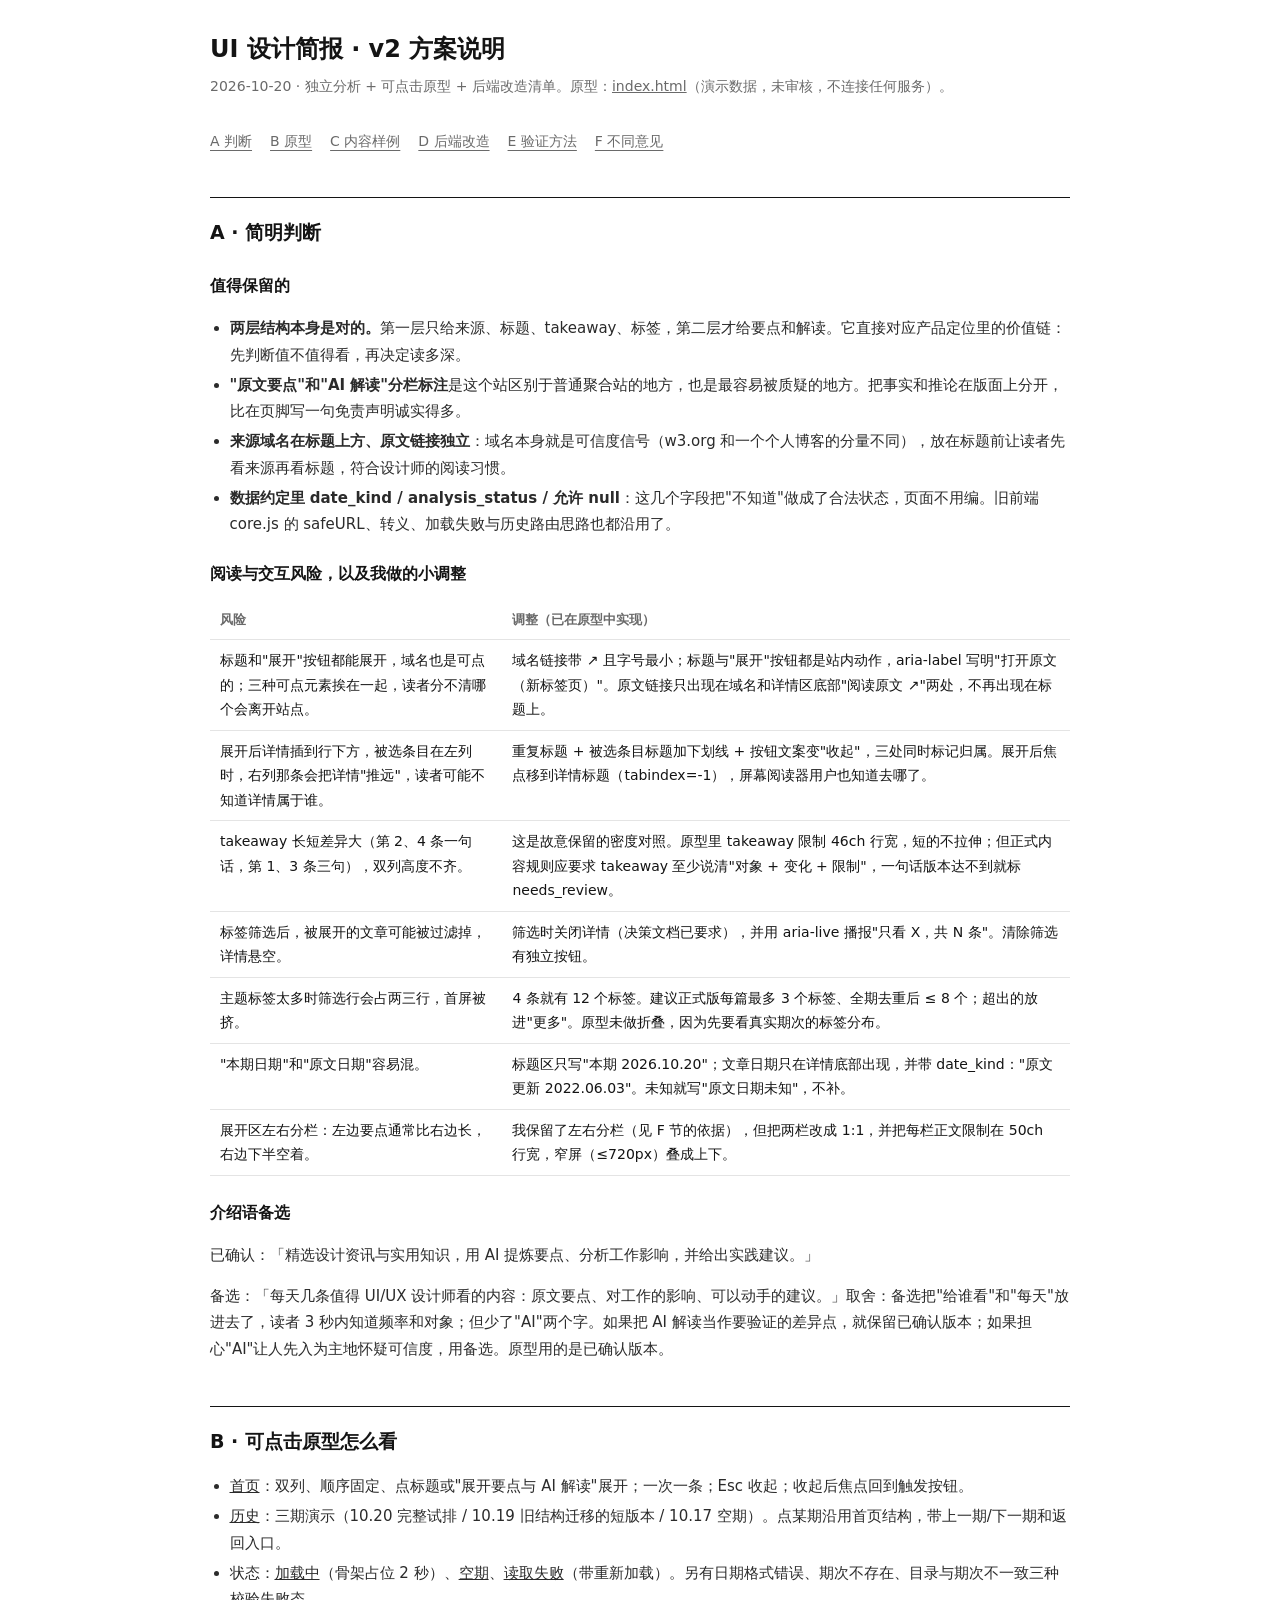
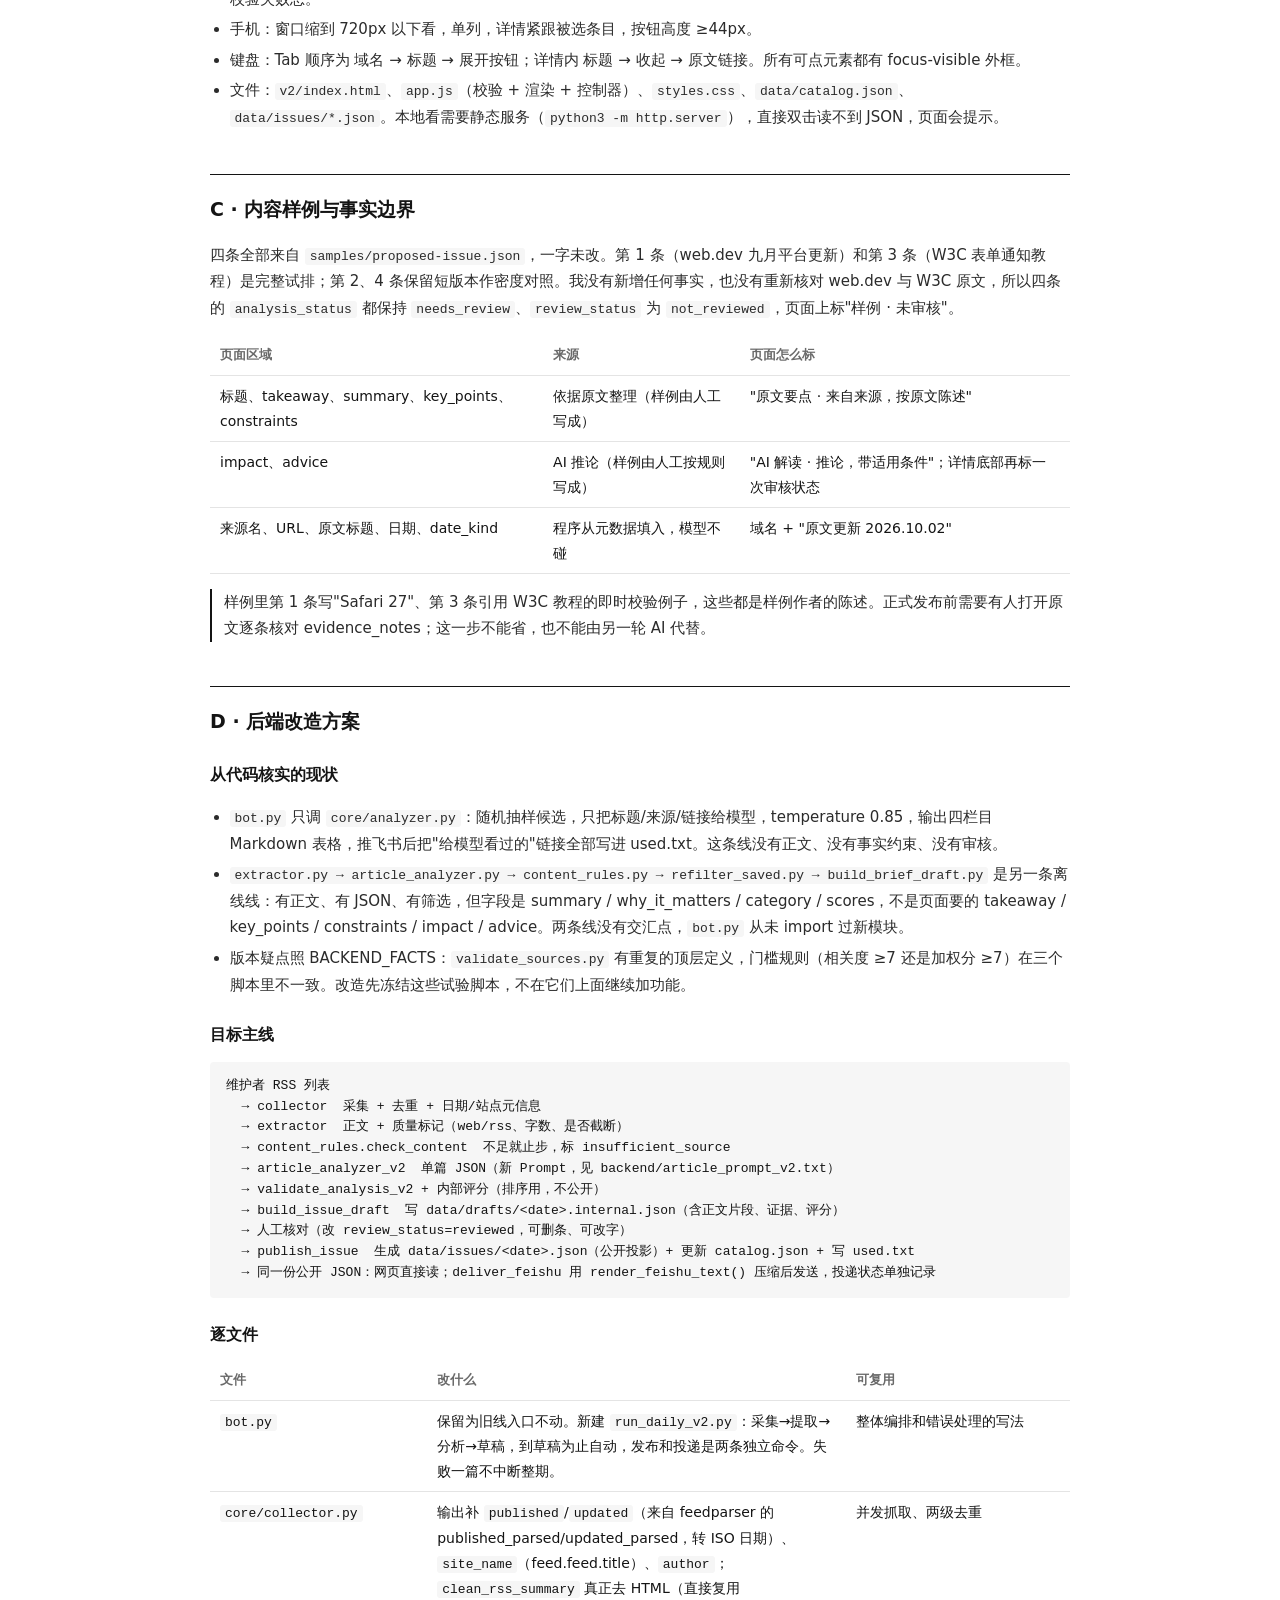
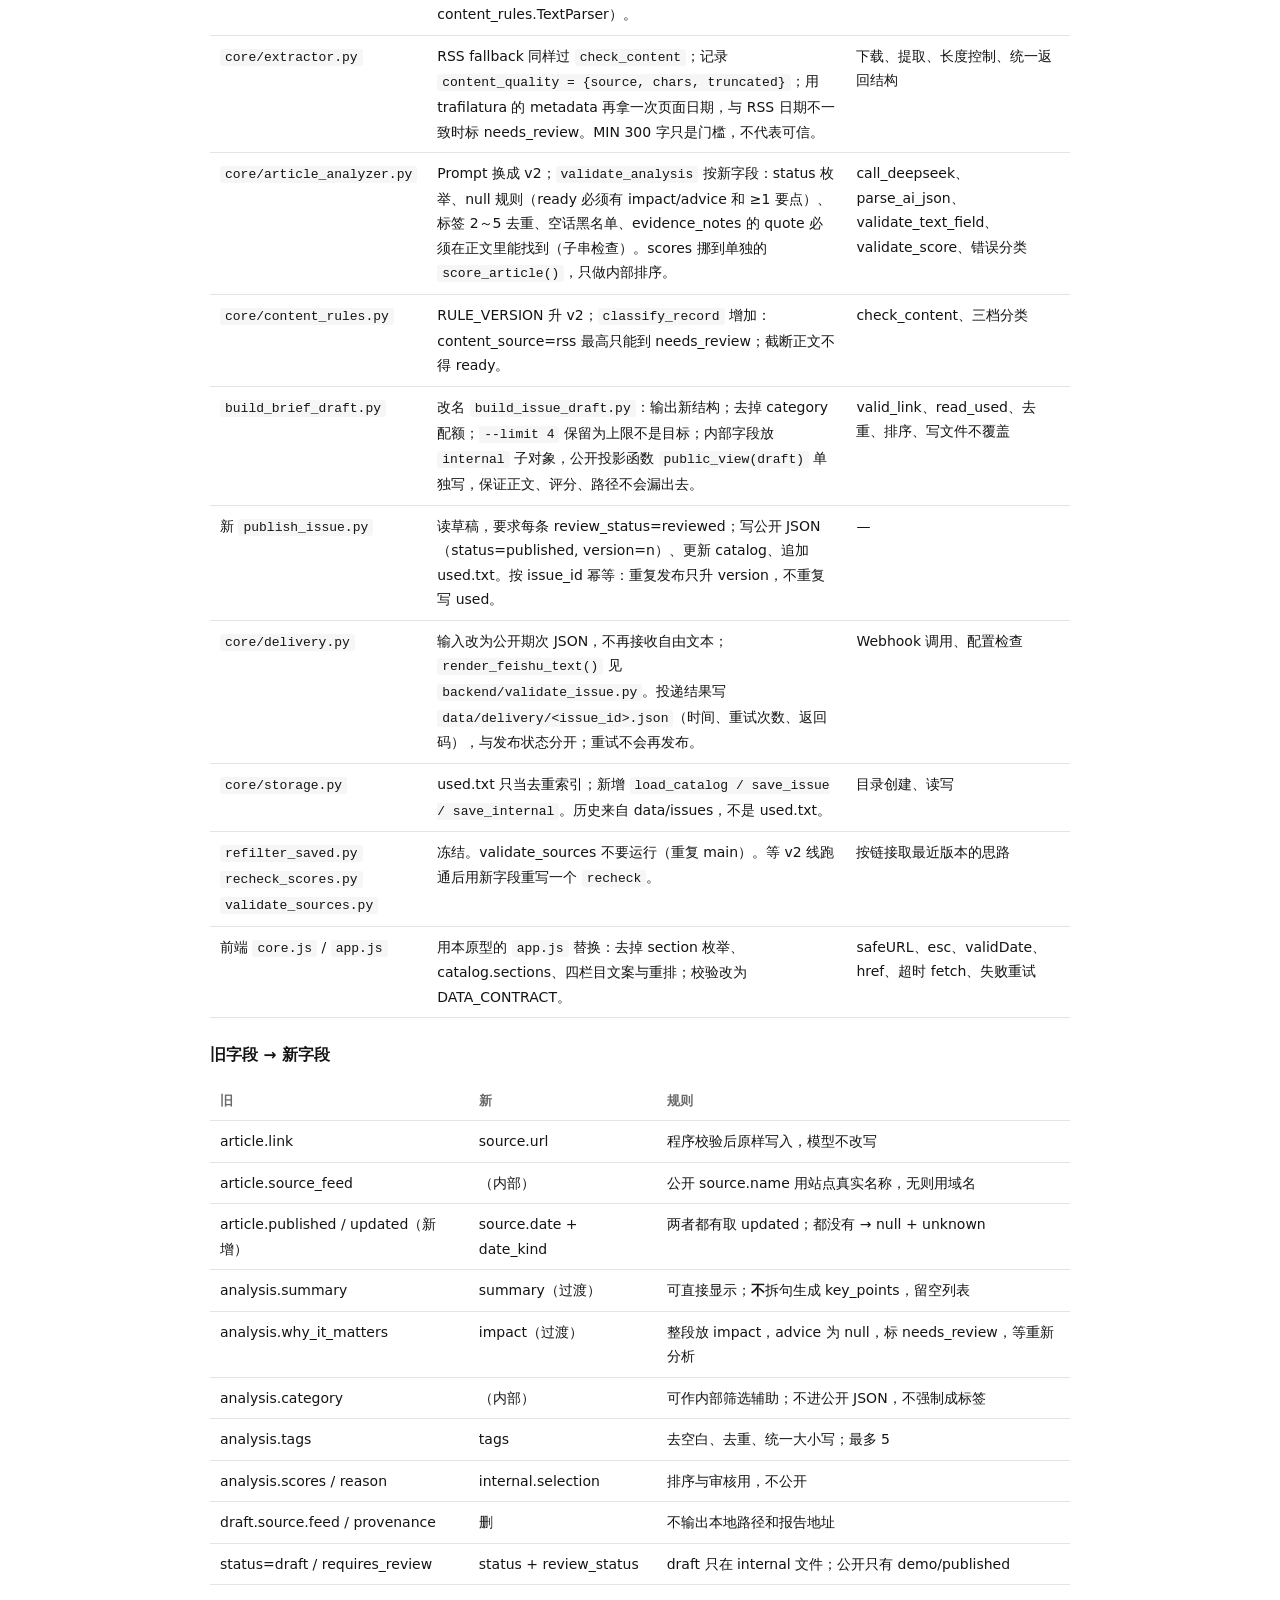
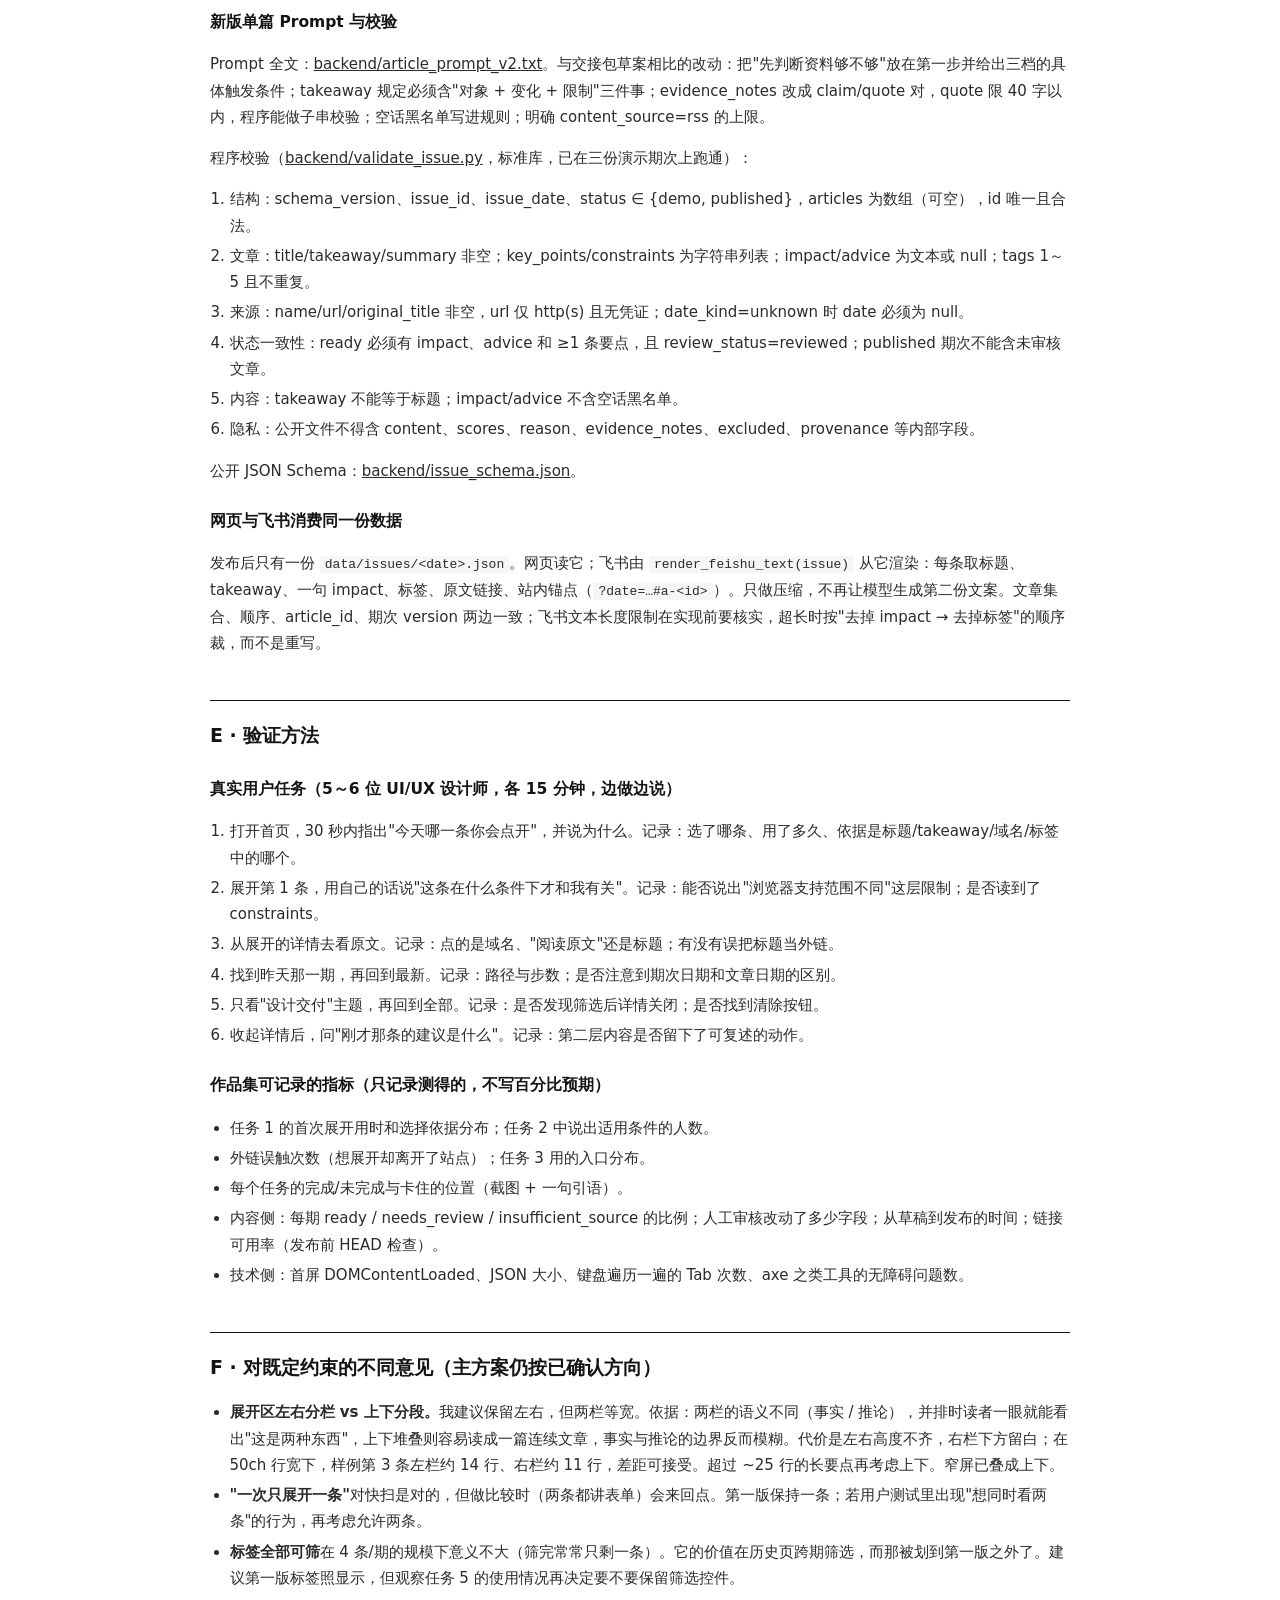
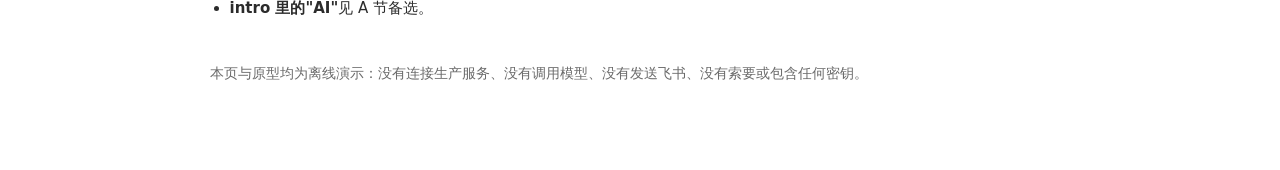
<file: v2/report.html>
<!doctype html>
<html lang="zh-CN">
<head>
<meta charset="utf-8"><meta name="viewport" content="width=device-width, initial-scale=1">
<title>UI 设计简报 · v2 方案说明</title>
<style>
:root{--ink:#141414;--body:#2b2b2b;--muted:#6a6a6a;--line:#e4e4e4;--soft:#f6f6f6}
*{box-sizing:border-box}
body{margin:0;background:#fff;color:var(--ink);font-family:"PingFang SC","Hiragino Sans GB","Microsoft YaHei",system-ui,sans-serif;font-size:15px;line-height:1.75}
.wrap{max-width:900px;margin:0 auto;padding:28px max(20px,env(safe-area-inset-left,0px)) 80px}
h1{font-size:24px;margin:0 0 4px}
.sub{color:var(--muted);font-size:14px;margin:0 0 30px}
h2{font-size:19px;margin:44px 0 12px;padding-top:18px;border-top:1px solid var(--ink)}
h3{font-size:15.5px;margin:24px 0 8px}
p,li{color:var(--body)}
ul,ol{padding-left:1.3em}
li+li{margin-top:4px}
table{border-collapse:collapse;width:100%;font-size:14px;margin:12px 0}
th,td{text-align:left;vertical-align:top;padding:8px 10px;border-bottom:1px solid var(--line)}
th{font-weight:600;color:var(--muted);font-size:13px}
td code,p code,li code{font-family:ui-monospace,Menlo,Consolas,monospace;font-size:13px;background:var(--soft);padding:1px 5px;border-radius:3px}
pre{background:var(--soft);padding:14px 16px;overflow:auto;font-size:13px;line-height:1.6;border-radius:4px}
.toc{display:flex;flex-wrap:wrap;gap:8px 18px;font-size:14px;margin-bottom:8px}
.toc a{color:var(--muted);text-decoration:underline;text-underline-offset:4px}
a{color:inherit}
.k{font-weight:600}
.warn{border-left:2px solid var(--ink);padding-left:12px;color:var(--body)}
@media (max-width:600px){table{display:block;overflow-x:auto}}
</style>
</head>
<body><div class="wrap">
<h1>UI 设计简报 · v2 方案说明</h1>
<p class="sub">2026-10-20 · 独立分析 + 可点击原型 + 后端改造清单。原型：<a href="./">index.html</a>（演示数据，未审核，不连接任何服务）。</p>
<nav class="toc"><a href="#a">A 判断</a><a href="#b">B 原型</a><a href="#c">C 内容样例</a><a href="#d">D 后端改造</a><a href="#e">E 验证方法</a><a href="#f">F 不同意见</a></nav>

<h2 id="a">A · 简明判断</h2>
<h3>值得保留的</h3>
<ul>
<li><span class="k">两层结构本身是对的。</span>第一层只给来源、标题、takeaway、标签，第二层才给要点和解读。它直接对应产品定位里的价值链：先判断值不值得看，再决定读多深。</li>
<li><span class="k">"原文要点"和"AI 解读"分栏标注</span>是这个站区别于普通聚合站的地方，也是最容易被质疑的地方。把事实和推论在版面上分开，比在页脚写一句免责声明诚实得多。</li>
<li><span class="k">来源域名在标题上方、原文链接独立</span>：域名本身就是可信度信号（w3.org 和一个个人博客的分量不同），放在标题前让读者先看来源再看标题，符合设计师的阅读习惯。</li>
<li><span class="k">数据约定里 date_kind / analysis_status / 允许 null</span>：这几个字段把"不知道"做成了合法状态，页面不用编。旧前端 core.js 的 safeURL、转义、加载失败与历史路由思路也都沿用了。</li>
</ul>
<h3>阅读与交互风险，以及我做的小调整</h3>
<table>
<tr><th style="width:34%">风险</th><th>调整（已在原型中实现）</th></tr>
<tr><td>标题和"展开"按钮都能展开，域名也是可点的；三种可点元素挨在一起，读者分不清哪个会离开站点。</td><td>域名链接带 ↗ 且字号最小；标题与"展开"按钮都是站内动作，aria-label 写明"打开原文（新标签页）"。原文链接只出现在域名和详情区底部"阅读原文 ↗"两处，不再出现在标题上。</td></tr>
<tr><td>展开后详情插到行下方，被选条目在左列时，右列那条会把详情"推远"，读者可能不知道详情属于谁。</td><td>重复标题 + 被选条目标题加下划线 + 按钮文案变"收起"，三处同时标记归属。展开后焦点移到详情标题（tabindex=-1），屏幕阅读器用户也知道去哪了。</td></tr>
<tr><td>takeaway 长短差异大（第 2、4 条一句话，第 1、3 条三句），双列高度不齐。</td><td>这是故意保留的密度对照。原型里 takeaway 限制 46ch 行宽，短的不拉伸；但正式内容规则应要求 takeaway 至少说清"对象 + 变化 + 限制"，一句话版本达不到就标 needs_review。</td></tr>
<tr><td>标签筛选后，被展开的文章可能被过滤掉，详情悬空。</td><td>筛选时关闭详情（决策文档已要求），并用 aria-live 播报"只看 X，共 N 条"。清除筛选有独立按钮。</td></tr>
<tr><td>主题标签太多时筛选行会占两三行，首屏被挤。</td><td>4 条就有 12 个标签。建议正式版每篇最多 3 个标签、全期去重后 ≤ 8 个；超出的放进"更多"。原型未做折叠，因为先要看真实期次的标签分布。</td></tr>
<tr><td>"本期日期"和"原文日期"容易混。</td><td>标题区只写"本期 2026.10.20"；文章日期只在详情底部出现，并带 date_kind："原文更新 2022.06.03"。未知就写"原文日期未知"，不补。</td></tr>
<tr><td>展开区左右分栏：左边要点通常比右边长，右边下半空着。</td><td>我保留了左右分栏（见 F 节的依据），但把两栏改成 1:1，并把每栏正文限制在 50ch 行宽，窄屏（≤720px）叠成上下。</td></tr>
</table>
<h3>介绍语备选</h3>
<p>已确认：「精选设计资讯与实用知识，用 AI 提炼要点、分析工作影响，并给出实践建议。」</p>
<p>备选：「每天几条值得 UI/UX 设计师看的内容：原文要点、对工作的影响、可以动手的建议。」取舍：备选把"给谁看"和"每天"放进去了，读者 3 秒内知道频率和对象；但少了"AI"两个字。如果把 AI 解读当作要验证的差异点，就保留已确认版本；如果担心"AI"让人先入为主地怀疑可信度，用备选。原型用的是已确认版本。</p>

<h2 id="b">B · 可点击原型怎么看</h2>
<ul>
<li><a href="./">首页</a>：双列、顺序固定、点标题或"展开要点与 AI 解读"展开；一次一条；Esc 收起；收起后焦点回到触发按钮。</li>
<li><a href="./?view=history">历史</a>：三期演示（10.20 完整试排 / 10.19 旧结构迁移的短版本 / 10.17 空期）。点某期沿用首页结构，带上一期/下一期和返回入口。</li>
<li>状态：<a href="./?demo=slow">加载中</a>（骨架占位 2 秒）、<a href="./?demo=empty">空期</a>、<a href="./?demo=error">读取失败</a>（带重新加载）。另有日期格式错误、期次不存在、目录与期次不一致三种校验失败态。</li>
<li>手机：窗口缩到 720px 以下看，单列，详情紧跟被选条目，按钮高度 ≥44px。</li>
<li>键盘：Tab 顺序为 域名 → 标题 → 展开按钮；详情内 标题 → 收起 → 原文链接。所有可点元素都有 focus-visible 外框。</li>
<li>文件：<code>v2/index.html</code>、<code>app.js</code>（校验 + 渲染 + 控制器）、<code>styles.css</code>、<code>data/catalog.json</code>、<code>data/issues/*.json</code>。本地看需要静态服务（<code>python3 -m http.server</code>），直接双击读不到 JSON，页面会提示。</li>
</ul>

<h2 id="c">C · 内容样例与事实边界</h2>
<p>四条全部来自 <code>samples/proposed-issue.json</code>，一字未改。第 1 条（web.dev 九月平台更新）和第 3 条（W3C 表单通知教程）是完整试排；第 2、4 条保留短版本作密度对照。我没有新增任何事实，也没有重新核对 web.dev 与 W3C 原文，所以四条的 <code>analysis_status</code> 都保持 <code>needs_review</code>、<code>review_status</code> 为 <code>not_reviewed</code>，页面上标"样例 · 未审核"。</p>
<table>
<tr><th>页面区域</th><th>来源</th><th>页面怎么标</th></tr>
<tr><td>标题、takeaway、summary、key_points、constraints</td><td>依据原文整理（样例由人工写成）</td><td>"原文要点 · 来自来源，按原文陈述"</td></tr>
<tr><td>impact、advice</td><td>AI 推论（样例由人工按规则写成）</td><td>"AI 解读 · 推论，带适用条件"；详情底部再标一次审核状态</td></tr>
<tr><td>来源名、URL、原文标题、日期、date_kind</td><td>程序从元数据填入，模型不碰</td><td>域名 + "原文更新 2026.10.02"</td></tr>
</table>
<p class="warn">样例里第 1 条写"Safari 27"、第 3 条引用 W3C 教程的即时校验例子，这些都是样例作者的陈述。正式发布前需要有人打开原文逐条核对 evidence_notes；这一步不能省，也不能由另一轮 AI 代替。</p>

<h2 id="d">D · 后端改造方案</h2>
<h3>从代码核实的现状</h3>
<ul>
<li><code>bot.py</code> 只调 <code>core/analyzer.py</code>：随机抽样候选，只把标题/来源/链接给模型，temperature 0.85，输出四栏目 Markdown 表格，推飞书后把"给模型看过的"链接全部写进 used.txt。这条线没有正文、没有事实约束、没有审核。</li>
<li><code>extractor.py → article_analyzer.py → content_rules.py → refilter_saved.py → build_brief_draft.py</code> 是另一条离线线：有正文、有 JSON、有筛选，但字段是 summary / why_it_matters / category / scores，不是页面要的 takeaway / key_points / constraints / impact / advice。两条线没有交汇点，<code>bot.py</code> 从未 import 过新模块。</li>
<li>版本疑点照 BACKEND_FACTS：<code>validate_sources.py</code> 有重复的顶层定义，门槛规则（相关度 ≥7 还是加权分 ≥7）在三个脚本里不一致。改造先冻结这些试验脚本，不在它们上面继续加功能。</li>
</ul>
<h3>目标主线</h3>
<pre>维护者 RSS 列表
  → collector  采集 + 去重 + 日期/站点元信息
  → extractor  正文 + 质量标记（web/rss、字数、是否截断）
  → content_rules.check_content  不足就止步，标 insufficient_source
  → article_analyzer_v2  单篇 JSON（新 Prompt，见 backend/article_prompt_v2.txt）
  → validate_analysis_v2 + 内部评分（排序用，不公开）
  → build_issue_draft  写 data/drafts/&lt;date&gt;.internal.json（含正文片段、证据、评分）
  → 人工核对（改 review_status=reviewed，可删条、可改字）
  → publish_issue  生成 data/issues/&lt;date&gt;.json（公开投影）+ 更新 catalog.json + 写 used.txt
  → 同一份公开 JSON：网页直接读；deliver_feishu 用 render_feishu_text() 压缩后发送，投递状态单独记录</pre>
<h3>逐文件</h3>
<table>
<tr><th style="width:22%">文件</th><th>改什么</th><th style="width:26%">可复用</th></tr>
<tr><td><code>bot.py</code></td><td>保留为旧线入口不动。新建 <code>run_daily_v2.py</code>：采集→提取→分析→草稿，到草稿为止自动，发布和投递是两条独立命令。失败一篇不中断整期。</td><td>整体编排和错误处理的写法</td></tr>
<tr><td><code>core/collector.py</code></td><td>输出补 <code>published</code>/<code>updated</code>（来自 feedparser 的 published_parsed/updated_parsed，转 ISO 日期）、<code>site_name</code>（feed.feed.title）、<code>author</code>；<code>clean_rss_summary</code> 真正去 HTML（直接复用 content_rules.TextParser）。</td><td>并发抓取、两级去重</td></tr>
<tr><td><code>core/extractor.py</code></td><td>RSS fallback 同样过 <code>check_content</code>；记录 <code>content_quality = {source, chars, truncated}</code>；用 trafilatura 的 metadata 再拿一次页面日期，与 RSS 日期不一致时标 needs_review。MIN 300 字只是门槛，不代表可信。</td><td>下载、提取、长度控制、统一返回结构</td></tr>
<tr><td><code>core/article_analyzer.py</code></td><td>Prompt 换成 v2；<code>validate_analysis</code> 按新字段：status 枚举、null 规则（ready 必须有 impact/advice 和 ≥1 要点）、标签 2～5 去重、空话黑名单、evidence_notes 的 quote 必须在正文里能找到（子串检查）。scores 挪到单独的 <code>score_article()</code>，只做内部排序。</td><td>call_deepseek、parse_ai_json、validate_text_field、validate_score、错误分类</td></tr>
<tr><td><code>core/content_rules.py</code></td><td>RULE_VERSION 升 v2；<code>classify_record</code> 增加：content_source=rss 最高只能到 needs_review；截断正文不得 ready。</td><td>check_content、三档分类</td></tr>
<tr><td><code>build_brief_draft.py</code></td><td>改名 <code>build_issue_draft.py</code>：输出新结构；去掉 category 配额；<code>--limit 4</code> 保留为上限不是目标；内部字段放 <code>internal</code> 子对象，公开投影函数 <code>public_view(draft)</code> 单独写，保证正文、评分、路径不会漏出去。</td><td>valid_link、read_used、去重、排序、写文件不覆盖</td></tr>
<tr><td>新 <code>publish_issue.py</code></td><td>读草稿，要求每条 review_status=reviewed；写公开 JSON（status=published, version=n）、更新 catalog、追加 used.txt。按 issue_id 幂等：重复发布只升 version，不重复写 used。</td><td>—</td></tr>
<tr><td><code>core/delivery.py</code></td><td>输入改为公开期次 JSON，不再接收自由文本；<code>render_feishu_text()</code> 见 <code>backend/validate_issue.py</code>。投递结果写 <code>data/delivery/&lt;issue_id&gt;.json</code>（时间、重试次数、返回码），与发布状态分开；重试不会再发布。</td><td>Webhook 调用、配置检查</td></tr>
<tr><td><code>core/storage.py</code></td><td>used.txt 只当去重索引；新增 <code>load_catalog / save_issue / save_internal</code>。历史来自 data/issues，不是 used.txt。</td><td>目录创建、读写</td></tr>
<tr><td><code>refilter_saved.py</code> <code>recheck_scores.py</code> <code>validate_sources.py</code></td><td>冻结。validate_sources 不要运行（重复 main）。等 v2 线跑通后用新字段重写一个 <code>recheck</code>。</td><td>按链接取最近版本的思路</td></tr>
<tr><td>前端 <code>core.js</code> / <code>app.js</code></td><td>用本原型的 <code>app.js</code> 替换：去掉 section 枚举、catalog.sections、四栏目文案与重排；校验改为 DATA_CONTRACT。</td><td>safeURL、esc、validDate、href、超时 fetch、失败重试</td></tr>
</table>
<h3>旧字段 → 新字段</h3>
<table>
<tr><th>旧</th><th>新</th><th>规则</th></tr>
<tr><td>article.link</td><td>source.url</td><td>程序校验后原样写入，模型不改写</td></tr>
<tr><td>article.source_feed</td><td>（内部）</td><td>公开 source.name 用站点真实名称，无则用域名</td></tr>
<tr><td>article.published / updated（新增）</td><td>source.date + date_kind</td><td>两者都有取 updated；都没有 → null + unknown</td></tr>
<tr><td>analysis.summary</td><td>summary（过渡）</td><td>可直接显示；<b>不</b>拆句生成 key_points，留空列表</td></tr>
<tr><td>analysis.why_it_matters</td><td>impact（过渡）</td><td>整段放 impact，advice 为 null，标 needs_review，等重新分析</td></tr>
<tr><td>analysis.category</td><td>（内部）</td><td>可作内部筛选辅助；不进公开 JSON，不强制成标签</td></tr>
<tr><td>analysis.tags</td><td>tags</td><td>去空白、去重、统一大小写；最多 5</td></tr>
<tr><td>analysis.scores / reason</td><td>internal.selection</td><td>排序与审核用，不公开</td></tr>
<tr><td>draft.source.feed / provenance</td><td>删</td><td>不输出本地路径和报告地址</td></tr>
<tr><td>status=draft / requires_review</td><td>status + review_status</td><td>draft 只在 internal 文件；公开只有 demo/published</td></tr>
</table>
<h3>新版单篇 Prompt 与校验</h3>
<p>Prompt 全文：<a href="backend/article_prompt_v2.txt">backend/article_prompt_v2.txt</a>。与交接包草案相比的改动：把"先判断资料够不够"放在第一步并给出三档的具体触发条件；takeaway 规定必须含"对象 + 变化 + 限制"三件事；evidence_notes 改成 claim/quote 对，quote 限 40 字以内，程序能做子串校验；空话黑名单写进规则；明确 content_source=rss 的上限。</p>
<p>程序校验（<a href="backend/validate_issue.py">backend/validate_issue.py</a>，标准库，已在三份演示期次上跑通）：</p>
<ol>
<li>结构：schema_version、issue_id、issue_date、status ∈ {demo, published}，articles 为数组（可空），id 唯一且合法。</li>
<li>文章：title/takeaway/summary 非空；key_points/constraints 为字符串列表；impact/advice 为文本或 null；tags 1～5 且不重复。</li>
<li>来源：name/url/original_title 非空，url 仅 http(s) 且无凭证；date_kind=unknown 时 date 必须为 null。</li>
<li>状态一致性：ready 必须有 impact、advice 和 ≥1 条要点，且 review_status=reviewed；published 期次不能含未审核文章。</li>
<li>内容：takeaway 不能等于标题；impact/advice 不含空话黑名单。</li>
<li>隐私：公开文件不得含 content、scores、reason、evidence_notes、excluded、provenance 等内部字段。</li>
</ol>
<p>公开 JSON Schema：<a href="backend/issue_schema.json">backend/issue_schema.json</a>。</p>
<h3>网页与飞书消费同一份数据</h3>
<p>发布后只有一份 <code>data/issues/&lt;date&gt;.json</code>。网页读它；飞书由 <code>render_feishu_text(issue)</code> 从它渲染：每条取标题、takeaway、一句 impact、标签、原文链接、站内锚点（<code>?date=…#a-&lt;id&gt;</code>）。只做压缩，不再让模型生成第二份文案。文章集合、顺序、article_id、期次 version 两边一致；飞书文本长度限制在实现前要核实，超长时按"去掉 impact → 去掉标签"的顺序裁，而不是重写。</p>

<h2 id="e">E · 验证方法</h2>
<h3>真实用户任务（5～6 位 UI/UX 设计师，各 15 分钟，边做边说）</h3>
<ol>
<li>打开首页，30 秒内指出"今天哪一条你会点开"，并说为什么。记录：选了哪条、用了多久、依据是标题/takeaway/域名/标签中的哪个。</li>
<li>展开第 1 条，用自己的话说"这条在什么条件下才和我有关"。记录：能否说出"浏览器支持范围不同"这层限制；是否读到了 constraints。</li>
<li>从展开的详情去看原文。记录：点的是域名、"阅读原文"还是标题；有没有误把标题当外链。</li>
<li>找到昨天那一期，再回到最新。记录：路径与步数；是否注意到期次日期和文章日期的区别。</li>
<li>只看"设计交付"主题，再回到全部。记录：是否发现筛选后详情关闭；是否找到清除按钮。</li>
<li>收起详情后，问"刚才那条的建议是什么"。记录：第二层内容是否留下了可复述的动作。</li>
</ol>
<h3>作品集可记录的指标（只记录测得的，不写百分比预期）</h3>
<ul>
<li>任务 1 的首次展开用时和选择依据分布；任务 2 中说出适用条件的人数。</li>
<li>外链误触次数（想展开却离开了站点）；任务 3 用的入口分布。</li>
<li>每个任务的完成/未完成与卡住的位置（截图 + 一句引语）。</li>
<li>内容侧：每期 ready / needs_review / insufficient_source 的比例；人工审核改动了多少字段；从草稿到发布的时间；链接可用率（发布前 HEAD 检查）。</li>
<li>技术侧：首屏 DOMContentLoaded、JSON 大小、键盘遍历一遍的 Tab 次数、axe 之类工具的无障碍问题数。</li>
</ul>

<h2 id="f">F · 对既定约束的不同意见（主方案仍按已确认方向）</h2>
<ul>
<li><span class="k">展开区左右分栏 vs 上下分段。</span>我建议保留左右，但两栏等宽。依据：两栏的语义不同（事实 / 推论），并排时读者一眼就能看出"这是两种东西"，上下堆叠则容易读成一篇连续文章，事实与推论的边界反而模糊。代价是左右高度不齐，右栏下方留白；在 50ch 行宽下，样例第 3 条左栏约 14 行、右栏约 11 行，差距可接受。超过 ~25 行的长要点再考虑上下。窄屏已叠成上下。</li>
<li><span class="k">"一次只展开一条"</span>对快扫是对的，但做比较时（两条都讲表单）会来回点。第一版保持一条；若用户测试里出现"想同时看两条"的行为，再考虑允许两条。</li>
<li><span class="k">标签全部可筛</span>在 4 条/期的规模下意义不大（筛完常常只剩一条）。它的价值在历史页跨期筛选，而那被划到第一版之外了。建议第一版标签照显示，但观察任务 5 的使用情况再决定要不要保留筛选控件。</li>
<li><span class="k">intro 里的"AI"</span>见 A 节备选。</li>
</ul>
<p class="sub" style="margin-top:40px">本页与原型均为离线演示：没有连接生产服务、没有调用模型、没有发送飞书、没有索要或包含任何密钥。</p>
</div></body></html>
</file>
<file: v2/styles.css>
/* UI 设计简报 v2 原型 — 无边框、双列快扫、通栏展开 */
:root{
  --bg:#ffffff; --ink:#141414; --body:#2b2b2b; --muted:#6a6a6a; --faint:#9a9a9a; --line:#e4e4e4; --soft:#f6f6f6;
  --sans:"PingFang SC","Hiragino Sans GB","Microsoft YaHei","Noto Sans CJK SC",system-ui,-apple-system,"Segoe UI",sans-serif;
  --w:1120px;
}
*{box-sizing:border-box}
html{scroll-behavior:smooth;scroll-padding-top:16px}
@media (prefers-reduced-motion:reduce){html{scroll-behavior:auto}}
body{margin:0;background:var(--bg);color:var(--ink);font-family:var(--sans);font-size:15px;line-height:1.7;-webkit-font-smoothing:antialiased;color-scheme:light}
a{color:inherit;text-decoration:none}
button{font:inherit;color:inherit;background:none;border:0;padding:0;cursor:pointer;text-align:left}
:focus-visible{outline:2px solid var(--ink);outline-offset:3px;border-radius:2px}
.skip{position:absolute;left:16px;top:-60px;background:var(--ink);color:#fff;padding:8px 12px;z-index:9}
.skip:focus{top:12px}
.sr{position:absolute;width:1px;height:1px;overflow:hidden;clip-path:inset(50%);white-space:nowrap}
.wrap{max-width:var(--w);margin-inline:auto;padding-left:max(20px,env(safe-area-inset-left,0px));padding-right:max(20px,env(safe-area-inset-right,0px))}
/* 顶部导航 */
.top{display:flex;justify-content:space-between;align-items:center;min-height:56px;gap:20px}
.brand{font-size:14px;font-weight:600;letter-spacing:.2px}
.nav{display:flex;gap:22px;font-size:14px}
.nav a{color:var(--muted);padding:6px 0}
.nav a:hover,.nav a[aria-current]{color:var(--ink)}
.nav a[aria-current]{font-weight:600}
/* 标题区：紧凑 */
.head{padding:26px 0 18px;display:grid;grid-template-columns:minmax(0,1fr) auto;gap:12px 32px;align-items:end;border-bottom:1px solid var(--ink)}
.head h1{margin:0;font-size:24px;font-weight:600;line-height:1.3;letter-spacing:.2px}
.head .intro{margin:6px 0 0;color:var(--muted);font-size:14px;max-width:60ch}
.head .meta{font-size:13px;color:var(--muted);text-align:right;white-space:nowrap;font-variant-numeric:tabular-nums}
.head .meta b{display:block;color:var(--ink);font-weight:600;font-size:15px}
.note{margin:14px 0 0;font-size:13px;color:var(--muted)}
.ctx{display:flex;gap:20px;font-size:13px;margin-top:18px}
.ctx a{color:var(--muted)}
.ctx a:hover{color:var(--ink)}
/* 标签筛选 */
.filter{display:flex;flex-wrap:wrap;align-items:center;gap:6px 6px;padding:14px 0 6px;font-size:13px}
.filter .lbl{color:var(--faint);margin-right:6px}
.filter button{padding:4px 10px;border-radius:999px;color:var(--muted);background:var(--soft)}
.filter button:hover{color:var(--ink)}
.filter button[aria-pressed="true"]{background:var(--ink);color:#fff}
.filter .clear{background:none;color:var(--muted);text-decoration:underline;text-underline-offset:3px;margin-left:4px}
/* 双列条目 */
.grid{display:grid;grid-template-columns:repeat(2,minmax(0,1fr));gap:34px 48px;padding:22px 0 10px}
.item{min-width:0;display:flex;flex-direction:column;align-items:flex-start}
.src{font-size:12px;color:var(--muted);line-height:1.5}
.src:hover{color:var(--ink);text-decoration:underline;text-underline-offset:3px}
.item h2{margin:6px 0 8px;font-size:19px;font-weight:500;line-height:1.5;overflow-wrap:anywhere;text-wrap:balance}
.item h2 button:hover{text-decoration:underline;text-underline-offset:5px;text-decoration-thickness:1px}
.item[data-open="true"] h2 button{text-decoration:underline;text-underline-offset:5px}
.takeaway{margin:0;color:var(--body);font-size:14.5px;line-height:1.75;max-width:46ch}
.tags{display:flex;flex-wrap:wrap;gap:4px 14px;margin-top:10px;font-size:12px;color:var(--muted)}
.tags span::before{content:"#";opacity:.55;margin-right:2px}
.open{margin-top:8px;padding:8px 0;font-size:13px;font-weight:500;color:var(--ink);line-height:1.5}
.open:hover{text-decoration:underline;text-underline-offset:4px}
/* 通栏详情 */
.detail{grid-column:1/-1;border-top:1px solid var(--line);border-bottom:1px solid var(--line);padding:20px 0 24px;min-width:0}
.detail[hidden]{display:none}
.d-head{display:flex;justify-content:space-between;align-items:baseline;gap:20px;margin-bottom:18px}
.d-head h3{margin:0;font-size:17px;font-weight:600;line-height:1.5}
.d-head h3:focus{outline:none}
.d-head h3:focus-visible{outline:2px solid var(--ink);outline-offset:4px}
.close{flex-shrink:0;font-size:13px;color:var(--muted);padding:4px 0}
.close:hover{color:var(--ink)}
.cols{display:grid;grid-template-columns:minmax(0,1fr) minmax(0,1fr);gap:28px 44px}
.cols>div{min-width:0}
.cols h4{margin:0 0 8px;font-size:12px;font-weight:600;color:var(--muted);letter-spacing:.6px}
.cols h4 small{font-weight:400;letter-spacing:0;margin-left:8px;color:var(--faint)}
.cols p{margin:0;font-size:15px;line-height:1.85;color:var(--ink);max-width:50ch}
.cols p+p{margin-top:10px}
.cols ul{margin:10px 0 0;padding-left:1.2em;font-size:15px;line-height:1.85;color:var(--ink);max-width:50ch}
.cols li+li{margin-top:6px}
.cols .sub{margin:16px 0 4px;font-size:13px;font-weight:600;color:var(--muted)}
.cols .sub:first-of-type{margin-top:0}
.cols .cond{margin-top:12px;padding-left:12px;border-left:2px solid var(--line);color:var(--body);font-size:14px;line-height:1.75}
.cols .na{color:var(--muted);font-size:14px}
.d-foot{display:flex;flex-wrap:wrap;justify-content:space-between;gap:8px 24px;align-items:baseline;margin-top:22px;font-size:12.5px;color:var(--muted)}
.d-foot .orig{color:var(--ink);font-weight:500;font-size:13px;text-decoration:underline;text-underline-offset:4px}
/* 状态 */
.state{padding:48px 0 60px;max-width:56ch}
.state h2{margin:0 0 8px;font-size:18px;font-weight:600}
.state p{margin:0;color:var(--muted);font-size:14px}
.state .acts{display:flex;gap:18px;margin-top:18px;font-size:14px}
.state .acts button,.state .acts a{text-decoration:underline;text-underline-offset:4px}
.skel{padding:30px 0}
.skel div{height:12px;background:var(--soft);border-radius:3px;margin-bottom:14px;max-width:520px}
.skel div:nth-child(2){max-width:360px}.skel div:nth-child(3){max-width:440px}
.skel p{margin:0 0 18px;font-size:13px;color:var(--faint)}
/* 历史 */
.hist{padding-top:8px}
.hrow{display:grid;grid-template-columns:132px minmax(0,1fr) 28px;gap:20px;align-items:baseline;padding:16px 0;border-bottom:1px solid var(--line)}
.hrow:first-child{border-top:1px solid var(--line)}
.hrow time{font-weight:600;font-variant-numeric:tabular-nums}
.hrow .n{display:block;font-size:12px;color:var(--muted);font-weight:400}
.hrow .t{font-size:14px;color:var(--body);line-height:1.6}
.hrow .m{font-size:12px;color:var(--muted);margin-top:2px}
.hrow .arr{color:var(--faint)}
.hrow:hover .t{text-decoration:underline;text-underline-offset:4px}
.pager{display:flex;justify-content:space-between;gap:20px;padding:26px 0 0;font-size:13px}
.pager a{color:var(--muted)}
.pager a:hover{color:var(--ink)}
/* 页脚 */
.foot{margin-top:40px;padding:18px 0 40px;border-top:1px solid var(--line);display:flex;justify-content:space-between;gap:16px;flex-wrap:wrap;font-size:12px;color:var(--muted)}
.foot .demo a{margin-left:10px;text-decoration:underline;text-underline-offset:3px}
@media (max-width:720px){
  .head{grid-template-columns:1fr;padding:20px 0 14px}
  .head .meta{text-align:left;white-space:normal}
  .head .meta b{display:inline;margin-right:10px}
  .grid{grid-template-columns:1fr;gap:28px;padding-top:18px}
  .item h2{font-size:18px}
  .takeaway{max-width:none}
  .cols{grid-template-columns:1fr;gap:22px}
  .cols p,.cols ul{max-width:none}
  .open,.close{min-height:44px;display:flex;align-items:center}
  .hrow{grid-template-columns:1fr;gap:4px}
  .hrow .arr{display:none}
}
</file>
